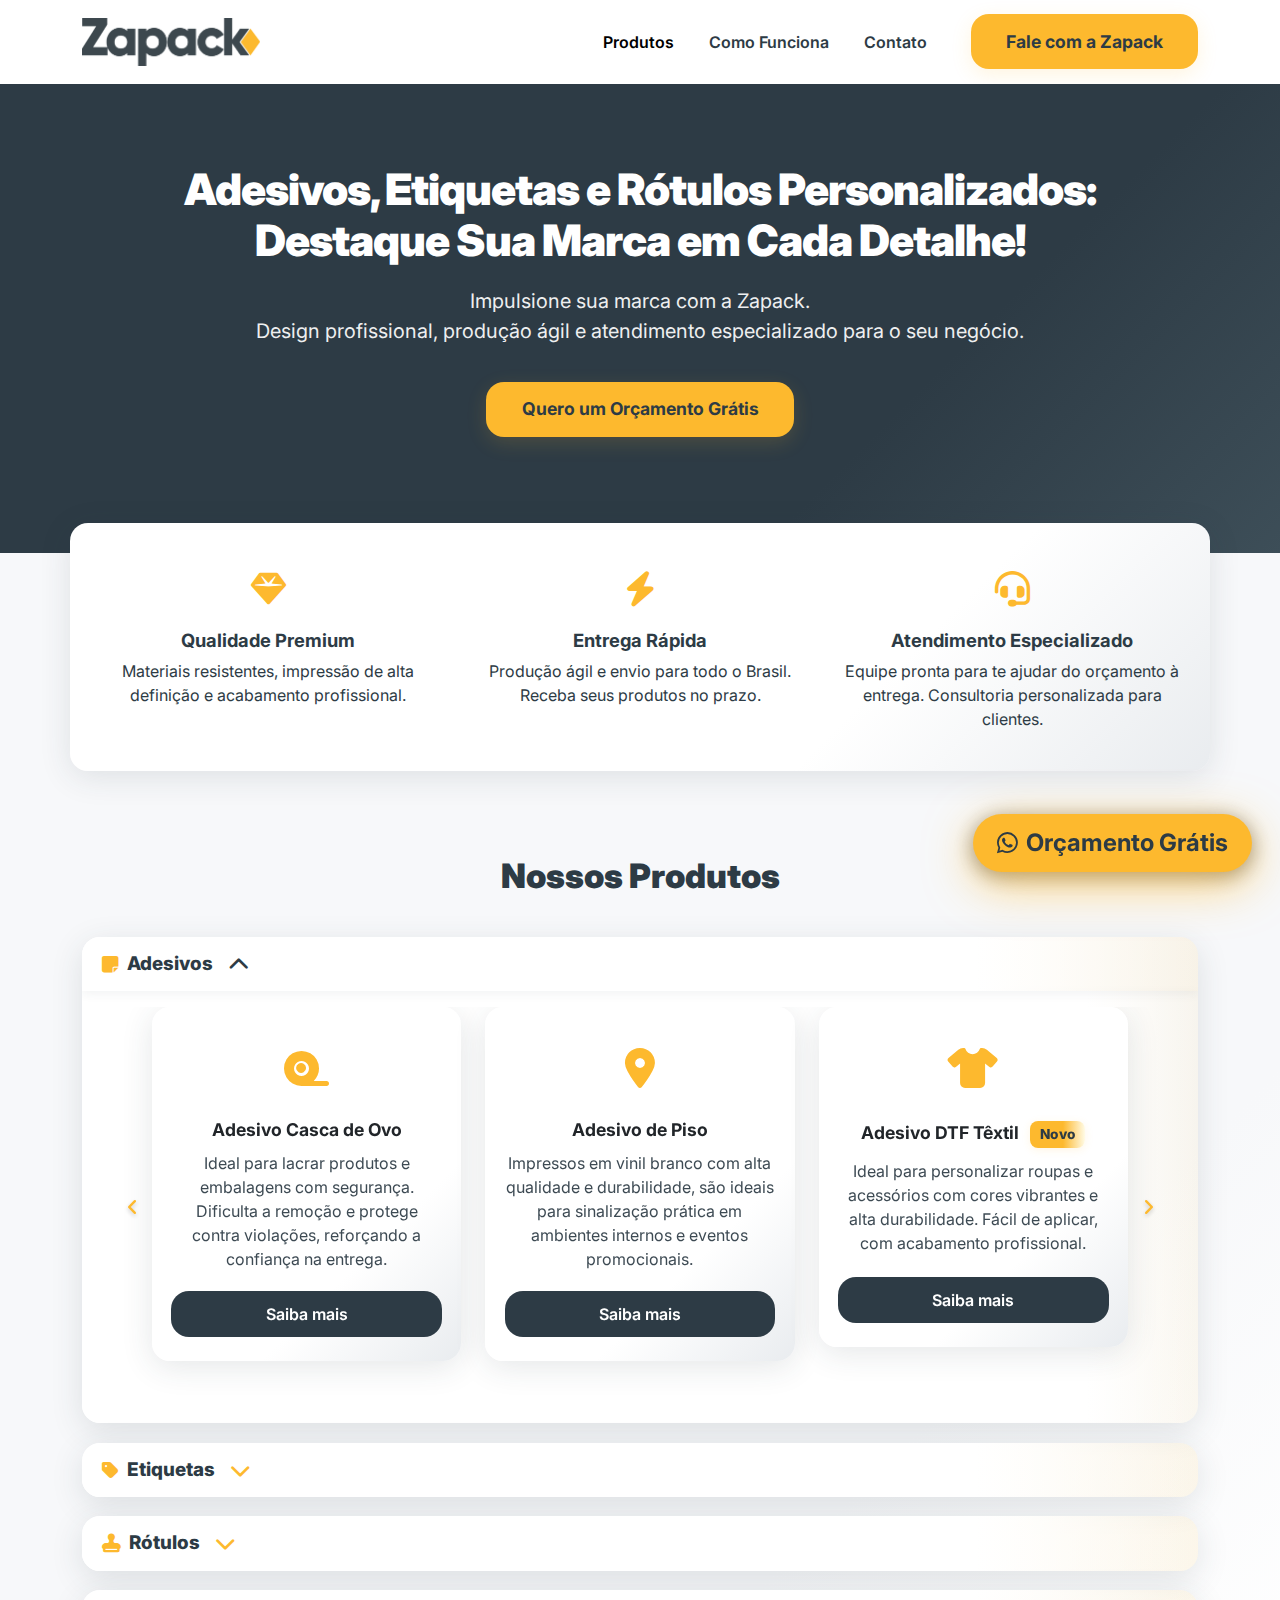
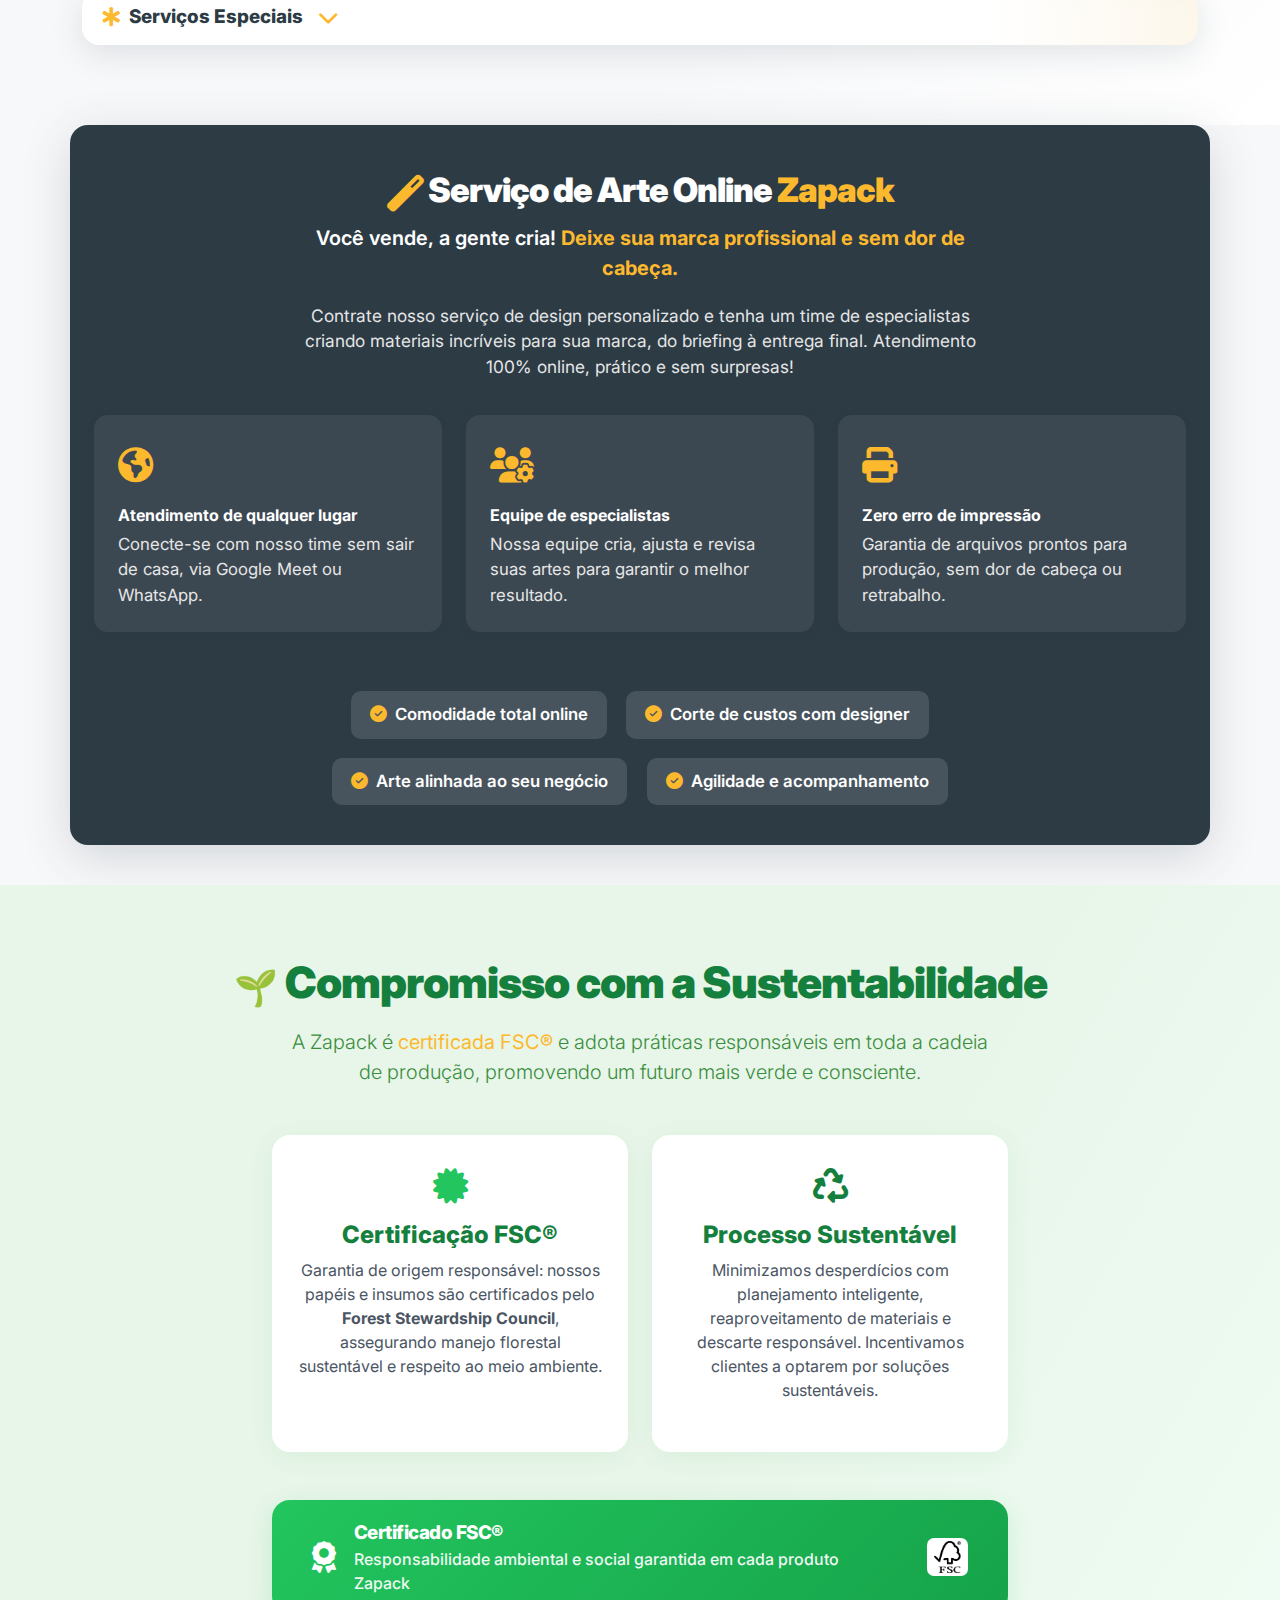
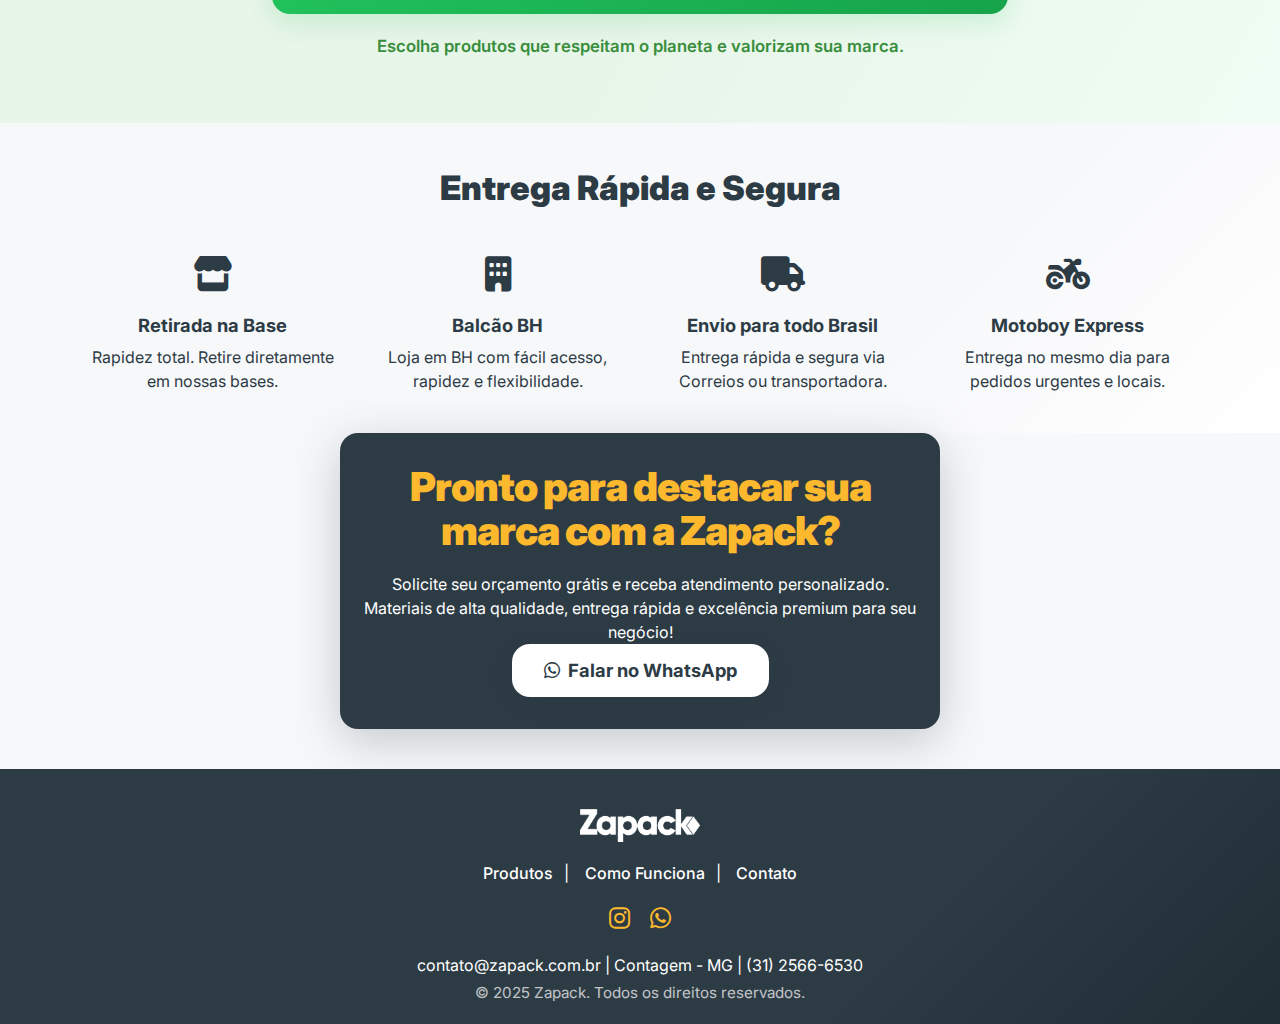
<file: index.html>
<!DOCTYPE html>
<html lang="pt-BR">
<head>
  <!-- Google Tag Manager -->
  <script>(function(w,d,s,l,i){w[l]=w[l]||[];w[l].push({'gtm.start':
  new Date().getTime(),event:'gtm.js'});var f=d.getElementsByTagName(s)[0],
  j=d.createElement(s),dl=l!='dataLayer'?'&l='+l:'';j.async=true;j.src=
  'https://www.googletagmanager.com/gtm.js?id='+i+dl;f.parentNode.insertBefore(j,f);
  })(window,document,'script','dataLayer','GTM-KPB77NRD');</script>
  <!-- End Google Tag Manager -->
  <meta charset="UTF-8">
  <meta name="viewport" content="width=device-width, initial-scale=1.0">
  <title>Zapack - Adesivos, Etiquetas e Rótulos Personalizados</title>
  <meta name="description" content="Adesivos, etiquetas e rótulos personalizados de alta qualidade. Design profissional, entrega rápida e atendimento premium Zapack.">
  
  <!-- Meta Tags Sociais -->
  <meta property="og:title" content="Zapack - Adesivos Personalizados de Alta Qualidade">
  <meta property="og:description" content="Design profissional, entrega rápida e atendimento premium. Destaque sua marca com produtos gráficos profissionais.">
  <meta property="og:image" content="assets/images/ZAPACK LOGO ORIGINAL.png">
  <meta property="og:url" content="https://zapack.com.br">
  <meta property="og:type" content="website">
  
  <meta name="twitter:card" content="summary_large_image">
  <meta name="twitter:title" content="Zapack - Adesivos Personalizados">
  <meta name="twitter:description" content="Design profissional, entrega rápida e atendimento premium para sua marca.">
  
  <!-- Schema Markup -->
  <script type="application/ld+json">
  {
    "@context": "https://schema.org",
    "@type": "LocalBusiness",
    "name": "Zapack",
    "description": "Adesivos, etiquetas e rótulos personalizados de alta qualidade",
    "url": "https://zapack.com.br",
    "telephone": "+55-31-99999-9999",
    "address": {
      "@type": "PostalAddress",
      "addressLocality": "Belo Horizonte",
      "addressRegion": "MG",
      "addressCountry": "BR"
    },
    "openingHours": "Mo-Fr 08:00-18:00",
    "priceRange": "$$"
  }
  </script>
  
  <link rel="icon" type="image/x-icon" href="assets/images/Ativo-1.ico">
  <link rel="preload" href="https://fonts.googleapis.com/css2?family=Inter:wght@400;600;700;900&display=swap" as="style">
  <link href="https://cdn.jsdelivr.net/npm/bootstrap@5.3.2/dist/css/bootstrap.min.css" rel="stylesheet">
  <link rel="stylesheet" href="https://cdnjs.cloudflare.com/ajax/libs/font-awesome/6.4.0/css/all.min.css">
  <link href="https://fonts.googleapis.com/css2?family=Inter:wght@400;600;700;900&display=swap" rel="stylesheet">
  <style>
    :root {
      --primary: #2D3B45;
      --primary-dark: #1f2d35;
      --primary-light: #3d4e58;
      --accent: #FDB92E;
      --accent-dark: #e6a426;
      --bg-light: #f7f8fa;
      --text: #2D3B45;
      --radius: 18px;
      --shadow: 0 6px 32px rgba(45,59,69,0.12);
    }
    html { scroll-behavior: smooth; }
    body {
      font-family: 'Inter', sans-serif;
      color: var(--text);
      background: var(--bg-light);
      margin: 0;
      padding: 0;
    }
    .navbar {
      background: #fff;
      box-shadow: 0 6px 32px rgba(45,59,69,0.12);
      padding: 0.8rem 0;
    }
    .navbar-brand img { height: 48px; width: auto; }
    .nav-link { color: var(--primary); font-weight: 600; margin-right: 1.2rem; }
    .nav-link.active, .nav-link:hover { color: var(--accent); }    .btn-main {
      background: var(--accent);
      color: var(--primary);
      font-weight: 700;
      border-radius: var(--radius);
      padding: 0.9rem 2.2rem;
      font-size: 1.1rem;
      border: none;
      box-shadow: 0 6px 20px rgba(253,185,46,0.15);
      transition: background 0.2s, color 0.2s;
    }
    .btn-main:hover { background: var(--accent-dark); color: #fff; }
    .hero {
      background: linear-gradient(135deg, var(--primary) 70%, var(--primary-light) 100%);
      color: #fff;
      padding: 80px 0 60px 0;
      text-align: center;
      position: relative;
      overflow: hidden;
    }
    .hero-logo {
      max-width: 180px;
      margin-bottom: 1.5rem;
    }
    .hero-title {
      font-size: 2.7rem;
      font-weight: 900;
      margin-bottom: 1.2rem;
      letter-spacing: -1px;
    }
    .hero-desc {
      font-size: 1.25rem;
      margin-bottom: 2.2rem;
      color: #fff;
      opacity: 0.92;
    }
    .hero .btn-main {
      margin-bottom: 3.5rem;
    }
    .benefits {
      background: linear-gradient(135deg, #fff 70%, #e9ecef 100%);
      border-radius: var(--radius);
      box-shadow: var(--shadow);
      padding: 2.5rem 1.5rem;
      margin-top: -30px;
      margin-bottom: 2.5rem;
      position: relative;
      z-index: 2;
    }
    .benefit-icon {
      color: var(--accent);
      font-size: 2.2rem;
      margin-bottom: 0.7rem;
    }
    .benefit-title {
      font-size: 1.15rem;
      font-weight: 700;
      margin-bottom: 0.3rem;
    }
    .section-title {
      font-size: 2.1rem;
      font-weight: 900;
      color: var(--primary);
      margin-bottom: 2.2rem;
      text-align: center;
    }
    .products {
      padding: 2.5rem 0 2rem 0;
    }
    .product-card {
      background: linear-gradient(135deg, #fff 70%, #e9ecef 100%);
      border-radius: var(--radius);
      box-shadow: var(--shadow);
      padding: 2rem 1.2rem 1.5rem 1.2rem;
      text-align: center;
      margin-bottom: 2rem;
      transition: transform 0.18s, box-shadow 0.18s;
      min-height: 340px;
      display: flex;
      flex-direction: column;
      justify-content: space-between;
    }    .product-card:hover {
      transform: translateY(-8px) scale(1.03);
      box-shadow: 0 16px 48px rgba(253,185,46,0.22);
    }
    .product-icon {
      color: var(--accent);
      font-size: 2.5rem;
      margin-bottom: 1.1rem;
    }
    .product-title {
      font-size: 1.1rem;
      font-weight: 700;
      margin-bottom: 0.5rem;
    }
    .product-desc {
      font-size: 1rem;
      color: #4a5862;
      margin-bottom: 1.2rem;
    }
    .btn-product {
      background: var(--primary);
      color: #fff;
      border-radius: var(--radius);
      font-weight: 600;
      padding: 0.7rem 1.2rem;
      border: none;
      transition: background 0.2s;
    }
    .btn-product:hover { background: var(--accent); color: var(--primary); }
    .section-bg {
      background: linear-gradient(135deg, #f7f8fa 70%, #fff 100%);
      padding: 2.5rem 0;
    }
    .how-section {
      background: linear-gradient(135deg, var(--primary) 70%, var(--primary-light) 100%);
      border-radius: var(--radius);
      box-shadow: var(--shadow);
      padding: 2.5rem 1.5rem;
      margin-bottom: 2.5rem;
    }
    .how-icon {
      color: var(--primary);
      font-size: 2.2rem;
      margin-bottom: 0.7rem;
    }    .cta-section {
      background: #2D3B45 !important;
      color: #fff;
      border-radius: var(--radius);
      box-shadow: 0 12px 48px rgba(45,59,69,0.25);
      padding: 2rem 1.2rem 2rem 1.2rem;
      text-align: center;
      margin-bottom: 2.5rem;
      display: flex;
      flex-direction: column;
      align-items: center;
      justify-content: center;
      max-width: 600px;
      margin-left: auto;
      margin-right: auto;
    }    .cta-section .cta-title {
      color: #FDB92E !important;
      font-size: 2.5rem;
      font-weight: 900;
      letter-spacing: -1px;
      line-height: 1.1;
      margin-bottom: 1.2rem;
      text-shadow: none !important;
    }
    .cta-section .cta-desc {
      color: #fff;
    }
    .cta-section .btn-main {
      background: #fff;
      color: #2D3B45;
      border: none;
      box-shadow: 0 6px 20px rgba(45,59,69,0.15);
      margin-top: 0;
      font-size: 1.15rem;
      font-weight: 700;
      padding: 0.8rem 2rem;
      border-radius: var(--radius);
      transition: background 0.2s, color 0.2s;
    }
    .cta-section .btn-main:hover {
      background: var(--accent);
      color: #2D3B45;
    }
    .footer {
      background: linear-gradient(135deg, var(--primary) 70%, var(--primary-dark) 100%);
      color: #fff;
      padding: 2.5rem 0 1.2rem 0;
      text-align: center;
    }
    .footer-logo {
      max-width: 120px;
      margin-bottom: 1.2rem;
    }
    .footer-links a {
      color: #fff;
      margin: 0 0.7rem;
      font-weight: 500;
      text-decoration: none;
      transition: color 0.2s;
    }
    .footer-links a:hover { color: var(--accent); }
    .footer-social {
      margin-bottom: 1.5rem;
    }
    .footer-social a {
      color: var(--accent);
      font-size: 1.5rem;
      margin: 0 0.5rem;
      transition: color 0.2s;
    }
    .footer-social a:hover { color: #fff; }
    .footer-contact {
      color: #fff;
      font-size: 1rem;
      margin-bottom: 0.3rem;
    }    .whatsapp-float {
      position: fixed;
      bottom: 28px;
      right: 28px;
      background: var(--accent);
      color: var(--primary);
      border-radius: 50px;
      box-shadow: 0 12px 48px rgba(253,185,46,0.65), 0 4px 20px rgba(0,0,0,0.45);
      font-size: 1.5rem;
      font-weight: 700;
      padding: 0.7rem 1.5rem;
      display: flex;
      align-items: center;
      z-index: 999;
      transition: background 0.2s, color 0.2s, box-shadow 0.2s;
      text-decoration: none;
      animation: pulseZap 1.6s infinite;
    }    .whatsapp-float:hover { background: var(--primary); color: #fff; }
    @keyframes pulseZap {
      0% { box-shadow: 0 0 0 0 rgba(253,185,46,0.45); }
      70% { box-shadow: 0 0 0 16px rgba(253,185,46,0.05); }
      100% { box-shadow: 0 0 0 0 rgba(253,185,46,0.45); }
    }
    @media (max-width: 991px) {
      .hero-title { font-size: 2.1rem; }
      .section-title { font-size: 1.5rem; }
      .cta-title { font-size: 1.5rem; }
      .cta-desc { font-size: 1.05rem; }
    }    @media (max-width: 767px) {
      .benefits, .how-section, .cta-section { padding: 1.2rem 1.5rem; }
      .container { padding-left: 1.5rem; padding-right: 1.5rem; }
      .products { padding: 2.5rem 0.5rem 2rem 0.5rem; }
      .section-bg { padding: 2.5rem 0.5rem; }
      .product-card { padding: 1.2rem 0.7rem; margin-bottom: 1.5rem; }
      .col-md-4 { margin-bottom: 1rem; padding: 0 0.8rem; }
      .footer { padding: 1.5rem 1.2rem 0.7rem 1.2rem; }
      .footer-logo { max-width: 90px; }
      .whatsapp-float { font-size: 1.1rem; padding: 0.5rem 1rem; }
      .cta-title { font-size: 1.1rem; }
      .cta-desc { font-size: 0.98rem; }
      .section-mobile-padding { padding-left: 1.2rem !important; padding-right: 1.2rem !important; }
      
      /* Accordion no mobile com mais espaço */
      .premium-accordion { margin-left: -0.5rem; margin-right: -0.5rem; }
      .accordion-body { padding: 1rem 0.5rem; }
    }
    /* Accordion Premium Melhorado */
    .premium-accordion .accordion-item {
      border: none;
      border-radius: var(--radius);
      margin-bottom: 1.2rem;
      overflow: hidden;
      box-shadow: 0 8px 32px rgba(45,59,69,0.13);
      background: linear-gradient(90deg, #fff 80%, #FDB92E08 100%);
      transition: box-shadow 0.25s;
    }
    .premium-accordion .accordion-item:focus-within,
    .premium-accordion .accordion-item:hover {
      box-shadow: 0 16px 48px rgba(253,185,46,0.18);
    }
    .premium-accordion .accordion-button {
      position: relative;
      font-weight: 800;
      font-size: 1.18rem;
      color: var(--primary);
      background: linear-gradient(90deg,#fff 80%,#FDB92E10 100%);
      box-shadow: 0 2px 12px rgba(45,59,69,0.07);
      border: none;
      outline: none;
      border-radius: var(--radius) var(--radius) 0 0;
      transition: background 0.18s, color 0.18s, box-shadow 0.18s;
      padding-right: 2.5rem;
    }
    .premium-accordion .accordion-button::after {
      background-image: none !important;
      /* Remove o conteúdo padrão do Bootstrap */
      content: '';
    }
    /* Adiciona a seta customizada FontAwesome manualmente dentro do botão */
    .premium-accordion .accordion-button .fa-chevron-down {
      display: inline-block;
      margin-left: 0.7em;
      font-size: 1.1em;
      color: var(--accent);
      transition: transform 0.25s cubic-bezier(.4,2,.6,1), color 0.18s;
    }
    .premium-accordion .accordion-button:not(.collapsed) .fa-chevron-down {
      transform: rotate(180deg);
      color: var(--primary);
    }
    .premium-accordion .accordion-button:focus {
      box-shadow: 0 0 0 2px var(--accent);
      outline: none;
    }
    .premium-accordion .accordion-body {
      background: linear-gradient(90deg, #fff 90%, #FDB92E08 100%);
      border-radius: 0 0 var(--radius) var(--radius);
      box-shadow: 0 2px 12px rgba(45,59,69,0.04);
      transition: background 0.18s;
      animation: fadeAccordion 0.5s;
    }
    @keyframes fadeAccordion {
      from { opacity: 0; transform: translateY(16px); }
      to { opacity: 1; transform: none; }
    }
    /* Microanimação nos botões */
    .btn-product, .btn-main {
      transition: background 0.18s, color 0.18s, box-shadow 0.18s, transform 0.18s;
    }
    .btn-product:hover, .btn-main:hover {
      box-shadow: 0 8px 32px rgba(253,185,46,0.18);
      transform: translateY(-2px) scale(1.04);
    }
    /* Badge de destaque */
    .badge-novo {
      display: inline-block;
      background: linear-gradient(90deg, var(--accent) 60%, #fffbe6 100%);
      color: var(--primary);
      font-size: 0.85rem;
      font-weight: 800;
      border-radius: 8px;
      padding: 0.25em 0.7em;
      margin-left: 0.5em;
      box-shadow: 0 2px 8px rgba(253,185,46,0.13);
      vertical-align: middle;
      letter-spacing: 0.5px;
    }
    /* WhatsApp flutuante animado */
    .whatsapp-float {
      animation: pulseZap 1.6s infinite;
    }
    @keyframes pulseZap {
      0% { box-shadow: 0 0 0 0 rgba(253,185,46,0.28); }
      70% { box-shadow: 0 0 0 16px rgba(253,185,46,0.01); }
      100% { box-shadow: 0 0 0 0 rgba(253,185,46,0.28); }
    }    /* Contraste texto cards */
    .product-desc {
      color: #2D3B45;
      opacity: 0.92;
    }
    /* Acessibilidade: foco visível */
    .accordion-button:focus-visible, .btn:focus-visible {
      outline: 2px solid var(--accent);
      outline-offset: 2px;
    }
      /* Seção de Depoimentos - Premium */
    .testimonials-section {
      padding: 4rem 0;
      background: linear-gradient(135deg, #f8f9fa 0%, #e9ecef 100%);
      position: relative;
      overflow: hidden;
    }
    .testimonials-section::before {
      content: '';
      position: absolute;
      top: 0;
      left: 0;
      right: 0;
      bottom: 0;
      background: 
        radial-gradient(circle at 20% 80%, rgba(253,185,46,0.05) 0%, transparent 50%),
        radial-gradient(circle at 80% 20%, rgba(0,211,85,0.05) 0%, transparent 50%);
      pointer-events: none;
    }
    
    .testimonial-card {
      background: linear-gradient(135deg, #ffffff 0%, #f8f9fa 100%);
      border-radius: 16px;
      box-shadow: 
        0 8px 32px rgba(0,0,0,0.08),
        0 2px 8px rgba(0,0,0,0.04);
      padding: 2.5rem 2rem;
      text-align: center;
      height: 320px;
      min-height: 320px;
      max-height: 320px;
      display: flex;
      flex-direction: column;
      justify-content: space-between;
      transition: all 0.5s cubic-bezier(0.23, 1, 0.32, 1);
      position: relative;
      overflow: hidden;
      border: 1px solid rgba(253,185,46,0.1);
      backdrop-filter: blur(10px);
    }
    
    /* Efeito shimmer premium */
    .testimonial-card::before {
      content: '';
      position: absolute;
      top: 0;
      left: -100%;
      width: 100%;
      height: 100%;
      background: linear-gradient(
        90deg, 
        transparent, 
        rgba(253,185,46,0.2) 20%, 
        rgba(255,255,255,0.5) 50%, 
        rgba(253,185,46,0.2) 80%, 
        transparent
      );
      transition: left 1.2s cubic-bezier(0.23, 1, 0.32, 1);
      z-index: 1;
    }
    
    /* Hover effects premium */
    .testimonial-card:hover {
      transform: translateY(-15px) scale(1.05);
      box-shadow: 
        0 28px 90px rgba(253,185,46,0.2),
        0 12px 40px rgba(0,0,0,0.15);
      border-color: rgba(253,185,46,0.4);
    }
    
    .testimonial-card:hover::before {
      left: 100%;
    }
    
    /* Elementos internos do card premium */
    .testimonial-quote {
      font-size: 5rem;
      color: var(--accent);
      opacity: 0.15;
      position: absolute;
      top: 15px;
      left: 20px;
      font-family: 'Georgia', serif;
      font-weight: bold;
      line-height: 1;
      z-index: 0;
      transition: all 0.3s ease;
    }
    
    .testimonial-card:hover .testimonial-quote {
      opacity: 0.25;
      transform: scale(1.1);
    }
    
    .testimonial-stars {
      position: relative;
      z-index: 2;
      color: var(--accent);
      font-size: 1.4rem;
      margin-bottom: 1.5rem;
      filter: drop-shadow(0 2px 6px rgba(253,185,46,0.4));
      transition: all 0.3s ease;
    }
    
    .testimonial-card:hover .testimonial-stars {
      animation: starGlow 1.5s ease-in-out infinite;
    }
    
    @keyframes starGlow {
      0%, 100% { 
        transform: scale(1);
        filter: drop-shadow(0 2px 6px rgba(253,185,46,0.4));
      }
      50% { 
        transform: scale(1.1);
        filter: drop-shadow(0 4px 12px rgba(253,185,46,0.6));
      }
    }
    
    .testimonial-text {
      position: relative;
      z-index: 2;
      font-size: 1.15rem;
      line-height: 1.7;
      color: var(--text);
      margin-bottom: 2rem;
      font-style: italic;
      font-weight: 500;
      flex-grow: 1;
      display: flex;
      align-items: center;
      text-align: center;
    }
    
    .testimonial-author {
      position: relative;
      z-index: 2;
      display: flex;
      align-items: center;
      justify-content: center;
      gap: 1rem;
    }
    
    .author-avatar {
      color: var(--accent);
      font-size: 2.5rem;
      opacity: 0.8;
      transition: all 0.3s ease;
    }
    
    .testimonial-card:hover .author-avatar {
      opacity: 1;
      transform: scale(1.1);
    }
    
    .author-info {
      text-align: left;
    }
    
    .author-name {
      font-weight: 700;
      color: var(--primary);
      font-size: 1.1rem;
      margin-bottom: 0.2rem;
      transition: color 0.3s ease;
    }
    
    .author-company {
      color: var(--accent);
      font-weight: 600;
      font-size: 0.9rem;
      opacity: 0.9;
      margin-bottom: 0.1rem;
    }
    
    .author-location {
      color: #6b7280;
      font-size: 0.85rem;
      opacity: 0.7;
      font-style: italic;
    }
    
    /* Controles premium específicos para testimonials */
    .testimonial-control {
      width: 55px;
      height: 55px;
      border-radius: 50%;
      background: linear-gradient(135deg, rgba(253,185,46,0.95) 0%, rgba(253,185,46,1) 100%);
      backdrop-filter: blur(20px);
      border: 3px solid rgba(255,255,255,0.4);
      box-shadow: 
        0 12px 40px rgba(253,185,46,0.4),
        inset 0 2px 0 rgba(255,255,255,0.5);
      color: var(--primary);
      transition: all 0.4s cubic-bezier(0.23, 1, 0.32, 1);
      z-index: 4;
      display: flex;
      align-items: center;
      justify-content: center;
    }
    
    .testimonial-control:hover {
      background: linear-gradient(135deg, var(--accent) 0%, #e6a532 100%);
      transform: translateY(-3px) scale(1.1);
      box-shadow: 
        0 16px 50px rgba(253,185,46,0.6),
        inset 0 2px 0 rgba(255,255,255,0.6);
      border-color: rgba(255,255,255,0.6);
    }
    
    .testimonial-control i {
      font-size: 1.2rem;
      font-weight: 900;
    }
    
    /* Indicadores premium para testimonials */
    .testimonial-indicators {
      bottom: -60px;
      gap: 15px;
      justify-content: center;
    }
    
    .testimonial-indicators button {
      width: 16px;
      height: 16px;
      border-radius: 50%;
      background-color: rgba(253,185,46,0.3);
      border: 3px solid rgba(253,185,46,0.5);
      margin: 0;
      opacity: 1;
      transition: all 0.4s cubic-bezier(0.23, 1, 0.32, 1);
      position: relative;
      overflow: hidden;
    }
    
    .testimonial-indicators button::before {
      content: '';
      position: absolute;
      top: 50%;
      left: 50%;
      width: 0;
      height: 0;
      background: var(--accent);
      border-radius: 50%;
      transition: all 0.4s cubic-bezier(0.23, 1, 0.32, 1);
      transform: translate(-50%, -50%);
    }
    
    .testimonial-indicators button.active {
      background-color: var(--accent);
      border-color: var(--accent);
      transform: scale(1.4);
      box-shadow: 
        0 6px 20px rgba(253,185,46,0.5),
        0 0 0 6px rgba(253,185,46,0.2);
    }
    
    .testimonial-indicators button.active::before {
      width: 8px;
      height: 8px;
      background: rgba(255,255,255,0.9);
    }
    
    /* CTA dos testimonials */
    .testimonials-cta {
      background: linear-gradient(135deg, rgba(253,185,46,0.1) 0%, rgba(0,211,85,0.05) 100%);
      border-radius: 20px;
      padding: 2.5rem 2rem;
      border: 2px solid rgba(253,185,46,0.2);
      backdrop-filter: blur(10px);
      transition: all 0.3s ease;
    }
    
    .testimonials-cta:hover {
      border-color: rgba(253,185,46,0.4);
      background: linear-gradient(135deg, rgba(253,185,46,0.15) 0%, rgba(0,211,85,0.08) 100%);
      transform: translateY(-2px);
    }
    
    /* Melhorias responsivas para testimonials premium */
    @media (max-width: 768px) {
      .testimonial-card-premium {
        height: 300px;
        min-height: 300px;
        max-height: 300px;
        padding: 2rem 1.5rem;
      }
      
      .testimonial-quote {
        font-size: 4rem;
        top: 10px;
        left: 15px;
      }
      
      .testimonial-text {
        font-size: 1.05rem;
        line-height: 1.6;
        margin-bottom: 1.5rem;
      }
      
      .testimonial-control {
        width: 45px;
        height: 45px;
      }
      
      .testimonial-control i {
        font-size: 1rem;
      }
      
      .testimonials-cta {
        padding: 2rem 1.5rem;
      }
      
      .author-avatar {
        font-size: 2rem;
      }
    }
    
    @media (max-width: 480px) {
      .testimonial-card-premium {
        height: 280px;
        min-height: 280px;
        max-height: 280px;
        padding: 1.8rem 1.3rem;
      }
      
      .testimonial-stars {
        font-size: 1.2rem;
        margin-bottom: 1.2rem;
      }
      
      .testimonial-text {
        font-size: 1rem;
      }
      
      .author-info {
        text-align: center;
      }
    }
    
    /* Animação de entrada premium para testimonials */
    .testimonial-card-premium {
      opacity: 0;
      transform: translateY(40px) scale(0.95);
      animation: testimonialFadeIn 0.8s cubic-bezier(0.23, 1, 0.32, 1) 0.3s forwards;
    }
    
    @keyframes testimonialFadeIn {
      to {
        opacity: 1;
        transform: translateY(0) scale(1);
      }
    }
    
    /* Variações de delay para entrada escalonada */
    .testimonial-card-premium:nth-child(1) {
      animation-delay: 0.1s;
    }
    
    .testimonial-card-premium:nth-child(2) {
      animation-delay: 0.3s;
    }
    
    .testimonial-card-premium:nth-child(3) {
      animation-delay: 0.5s;
    }
    
    /* Efeito de foco para acessibilidade */
    .testimonial-control:focus-visible {
      outline: 3px solid rgba(253,185,46,0.6);
      outline-offset: 2px;
    }
    
    .testimonial-indicators button:focus-visible {
      outline: 2px solid rgba(253,185,46,0.8);
      outline-offset: 2px;
    }

    /* Responsividade mobile para depoimentos */
    @media (max-width: 768px) {
      .testimonials-section {
        padding: 3rem 0;
      }
      
      #testimonialCarousel .carousel-inner {
        padding: 0 60px; /* Mais espaço para os botões */
        min-height: 320px;
      }
      
      #testimonialCarousel .carousel-item {
        min-height: 320px;
      }
      
      #testimonialCarousel .testimonial-card {
        max-width: 300px;
        height: 280px;
        min-height: 280px;
        max-height: 280px;
        padding: 1.8rem 1.5rem;
      }
      
      #testimonialCarousel .carousel-control-prev,
      #testimonialCarousel .carousel-control-next {
        width: 40px;
        height: 40px;
        /* Posicionamento mobile corrigido */
        left: 10px;
        right: 10px;
      }
      
      #testimonialCarousel .carousel-control-prev {
        left: 10px;
        right: auto;
      }
      #testimonialCarousel .carousel-control-next {
        right: 10px;
        left: auto;
      }
      
      .testimonial-text {
        font-size: 1rem;
        line-height: 1.5;
        margin-bottom: 1.5rem;
      }
      
      .testimonial-text::before {
        font-size: 3rem;
        top: -10px;
        left: -10px;
      }
      
      .author-name {
        font-size: 1.05rem;
      }
      
      .author-company {
        font-size: 0.9rem;
      }
        .testimonial-stars {
        font-size: 1.1rem;
        margin-bottom: 1rem;
      }
    }
    
    /* Ajuste extra para telas muito pequenas */
    @media (max-width: 480px) {
      #testimonialCarousel .carousel-inner {
        padding: 0 50px; /* Ainda mais espaço */
      }
      
      #testimonialCarousel .carousel-control-prev,
      #testimonialCarousel .carousel-control-next {
        width: 35px;
        height: 35px;
      }
      
      #testimonialCarousel .carousel-control-prev {
        left: 8px;
      }
      #testimonialCarousel .carousel-control-next {
        right: 8px;
      }
    }
    
    /* FAQ Section */
    .faq-section {
      padding: 3rem 0;
      background: linear-gradient(135deg, #fff 70%, #f7f8fa 100%);
    }
    .faq-accordion .accordion-item {
      border: none;
      border-radius: var(--radius);
      margin-bottom: 1rem;
      box-shadow: 0 4px 20px rgba(45,59,69,0.08);
      overflow: hidden;
    }
    .faq-accordion .accordion-button {
      background: linear-gradient(135deg, #fff 70%, #f7f8fa 100%);
      border: none;
      font-weight: 600;
      font-size: 1.1rem;
      color: var(--primary);
      padding: 1.2rem 1.5rem;
    }
    .faq-accordion .accordion-button:not(.collapsed) {
      background: var(--accent);
      color: var(--primary);
      box-shadow: none;
    }
    .faq-accordion .accordion-body {
      background: #fff;
      border-top: 2px solid var(--accent);
      font-size: 1.05rem;
      line-height: 1.6;
    }    /* Carrossel de Depoimentos Mobile - Premium */
    #testimonialCarousel {
      position: relative;
      overflow: hidden;
      margin-top: 1rem;
    }
    
    #testimonialCarousel .carousel-inner {
      padding: 0 20px;
      min-height: 380px;
    }
    
    #testimonialCarousel .carousel-item {
      min-height: 380px;
      display: flex;
      align-items: center;
      transition: transform 0.8s cubic-bezier(0.23, 1, 0.32, 1);
    }
    
    #testimonialCarousel .testimonial-card {
      margin: 0 auto;
      max-width: 340px;
      height: 320px;
      min-height: 320px;
      max-height: 320px;
      transform: scale(0.92);
      opacity: 0.6;
      transition: all 0.8s cubic-bezier(0.23, 1, 0.32, 1);
      filter: blur(1px);
    }
    
    /* Card ativo no centro - melhorado */
    #testimonialCarousel .carousel-item.active .testimonial-card {
      transform: scale(1);
      opacity: 1;
      filter: blur(0px);
      z-index: 2;
    }
      /* Controles premium com glassmorphism - Posicionamento corrigido */
    #testimonialCarousel .carousel-control-prev,
    #testimonialCarousel .carousel-control-next {
      width: 50px;
      height: 50px;
      border-radius: 50%;
      background: rgba(253,185,46,0.9);
      backdrop-filter: blur(15px);
      border: 2px solid rgba(255,255,255,0.3);
      box-shadow: 
        0 8px 32px rgba(253,185,46,0.3),
        inset 0 1px 0 rgba(255,255,255,0.4);
      top: 50%;
      transform: translateY(-50%);
      opacity: 1;
      transition: all 0.4s cubic-bezier(0.23, 1, 0.32, 1);
      z-index: 3;
      margin: 0;
      /* Posicionamento corrigido para não cortar */
      overflow: visible;
    }
    
    #testimonialCarousel .carousel-control-prev {
      left: 5px;
    }
    #testimonialCarousel .carousel-control-next {
      right: 5px;
    }
    
    #testimonialCarousel .carousel-control-prev:hover,
    #testimonialCarousel .carousel-control-next:hover {
      background: rgba(253,185,46,1);
      transform: translateY(-50%) scale(1.15);
      box-shadow: 
        0 12px 40px rgba(253,185,46,0.5),
        inset 0 1px 0 rgba(255,255,255,0.6);
      border-color: rgba(255,255,255,0.5);
    }
    
    /* Ícones dos controles com animação */
    #testimonialCarousel .carousel-control-prev-icon,
    #testimonialCarousel .carousel-control-next-icon {
      width: 20px;
      height: 20px;
      background-image: none;
      position: relative;
      transition: transform 0.3s ease;
    }
    
    #testimonialCarousel .carousel-control-prev:hover .carousel-control-prev-icon,
    #testimonialCarousel .carousel-control-next:hover .carousel-control-next-icon {
      transform: scale(1.2);
    }
    
    #testimonialCarousel .carousel-control-prev-icon::before {
      content: '\f104';
      font-family: 'Font Awesome 6 Free';
      font-weight: 900;
      color: var(--primary);
      font-size: 18px;
      position: absolute;
      top: 50%;
      left: 50%;
      transform: translate(-50%, -50%);
    }
    
    #testimonialCarousel .carousel-control-next-icon::before {
      content: '\f105';
      font-family: 'Font Awesome 6 Free';
      font-weight: 900;
      color: var(--primary);
      font-size: 18px;
      position: absolute;
      top: 50%;
      left: 50%;
      transform: translate(-50%, -50%);
    }
    
    /* Indicadores premium */
    #testimonialCarousel .carousel-indicators {
      bottom: -50px;
      margin-bottom: 0;
      gap: 12px;
      justify-content: center;
    }
    
    #testimonialCarousel .carousel-indicators button {
      width: 14px;
      height: 14px;
      border-radius: 50%;
      background-color: rgba(253,185,46,0.25);
      border: 2px solid rgba(253,185,46,0.4);
      margin: 0;
      opacity: 1;
      transition: all 0.4s cubic-bezier(0.23, 1, 0.32, 1);
      position: relative;
      overflow: hidden;
    }
    
    #testimonialCarousel .carousel-indicators button::before {
      content: '';
      position: absolute;
      top: 50%;
      left: 50%;
      width: 0;
      height: 0;
      background: var(--accent);
      border-radius: 50%;
      transition: all 0.4s cubic-bezier(0.23, 1, 0.32, 1);
      transform: translate(-50%, -50%);
    }
    
    #testimonialCarousel .carousel-indicators button.active {
      background-color: var(--accent);
      border-color: var(--accent);
      transform: scale(1.3);
      box-shadow: 
        0 4px 16px rgba(253,185,46,0.4),
        0 0 0 4px rgba(253,185,46,0.2);
    }
    
    #testimonialCarousel .carousel-indicators button.active::before {
      width: 6px;
      height: 6px;
      background: rgba(255,255,255,0.8);
    }
    
    /* Carrossel de Produtos */
    .product-carousel {
      position: relative;
      overflow: hidden;
    }
    .product-carousel .carousel-inner {
      padding: 0 50px;
    }    .product-carousel .carousel-control-prev,
    .product-carousel .carousel-control-next {
      width: 40px;
      height: 40px;
      border-radius: 50%;
      background: transparent;
      border: none;
      top: 50%;
      transform: translateY(-50%);
      opacity: 1;
      box-shadow: none;
      transition: all 0.3s;
    }
    .product-carousel .carousel-control-prev {
      left: 10px;
    }
    .product-carousel .carousel-control-next {
      right: 10px;
    }    .product-carousel .carousel-control-prev:hover,
    .product-carousel .carousel-control-next:hover {
      background: transparent;
      box-shadow: none;
      transform: translateY(-50%) scale(1.2);
    }    .product-carousel .carousel-control-prev-icon,
    .product-carousel .carousel-control-next-icon {
      width: 20px;
      height: 20px;
      background-color: transparent;
      border-radius: 0;
    }    /* Ícones customizados para carrossel */
    .product-carousel .carousel-control-prev-icon::before {
      content: '\f104';
      font-family: 'Font Awesome 6 Free';
      font-weight: 900;
      color: var(--accent);
      font-size: 18px;
      position: absolute;
      top: 50%;
      left: 50%;
      transform: translate(-50%, -50%);
      text-shadow: 0 2px 4px rgba(0,0,0,0.2);
    }
    .product-carousel .carousel-control-next-icon::before {
      content: '\f105';
      font-family: 'Font Awesome 6 Free';
      font-weight: 900;
      color: var(--accent);
      font-size: 18px;
      position: absolute;
      top: 50%;
      left: 50%;
      transform: translate(-50%, -50%);
      text-shadow: 0 2px 4px rgba(0,0,0,0.2);
    }
    .product-carousel .carousel-control-prev-icon,
    .product-carousel .carousel-control-next-icon {
      background-image: none !important;
      position: relative;
    }
    .product-carousel .carousel-indicators {
      bottom: -30px;
      margin-bottom: 0;
    }
    .product-carousel .carousel-indicators button {
      width: 8px;
      height: 8px;
      border-radius: 50%;
      background-color: var(--accent);
      border: none;
      margin: 0 4px;
      opacity: 0.5;
    }
    .product-carousel .carousel-indicators button.active {
      opacity: 1;
      box-shadow: 0 2px 8px rgba(253,185,46,0.3);
    }    /* Carrossel responsivo para mobile */
    @media (max-width: 768px) {
      .product-carousel .carousel-inner {
        padding: 0 25px;
      }
      .product-carousel .carousel-control-prev,
      .product-carousel .carousel-control-next {
        width: 30px;
        height: 30px;
      }
      .product-carousel .carousel-control-prev {
        left: 2px;
      }
      .product-carousel .carousel-control-next {
        right: 2px;
      }      
      .product-carousel .carousel-control-prev-icon::before,
      .product-carousel .carousel-control-next-icon::before {
        font-size: 14px;
      }
      
      /* Indicadores mais próximos ao card */
      .product-carousel .carousel-indicators {
        bottom: -20px;
      }
      
      .product-carousel .carousel-indicators button {
        width: 6px;
        height: 6px;
        margin: 0 3px;
      }
      
      /* Força todos os carrosséis de produtos a serem horizontais no mobile */
      .product-carousel .carousel-item .row {
        flex-wrap: nowrap;
        overflow-x: auto;
        scroll-snap-type: x mandatory;
        -webkit-overflow-scrolling: touch;
      }
      
      .product-carousel .carousel-item .col-md-4 {
        flex: 0 0 85%;
        max-width: 85%;
        scroll-snap-align: center;
        margin-right: 15px;
      }
      
      .product-carousel .carousel-item .col-md-4:last-child {
        margin-right: 0;
      }
    }/* Auto-altura para slides do carrossel */
    .product-carousel .carousel-item {
      min-height: 400px;
    }
      /* Layout mobile - um produto por slide */
    @media (max-width: 768px) {
      .product-carousel .carousel-item {
        min-height: auto;
        padding: 10px 0;
      }
      
      /* No mobile, cada produto ocupa a largura total */
      .product-carousel .carousel-item .col-12 {
        padding: 0 10px;
      }
        /* Ajusta o card do produto para mobile - layout mais horizontal */
      .product-carousel .product-card {
        margin-bottom: 0;
        padding: 15px;
        min-height: 250px;
        max-height: 320px;
        display: flex;
        flex-direction: column;
        justify-content: space-between;
        text-align: left;
      }
      
      /* Layout horizontal para ícone e título */
      .product-carousel .product-card .product-icon {
        font-size: 1.8rem;
        margin-bottom: 0.5rem;
        text-align: center;
      }
      
      .product-carousel .product-card .product-title {
        font-size: 1rem;
        margin-bottom: 0.7rem;
        line-height: 1.2;
        text-align: center;
      }      /* Descrição mais compacta */
      .product-carousel .product-card .product-desc {
        font-size: 0.9rem;
        line-height: 1.5;
        margin-bottom: 1rem;
        text-align: left;
        flex-grow: 1;
      }
      
      /* Botão mais compacto */
      .product-carousel .product-card .btn-product {
        padding: 0.5rem 1rem;
        font-size: 0.9rem;
        align-self: center;
        margin-top: auto;
      }
      
      /* Centraliza o conteúdo no mobile */
      .product-carousel .carousel-item .row {
        margin: 0;
        justify-content: center;
      }
        /* Reduz padding do carrossel no mobile */
      .product-carousel .carousel-inner {
        padding: 0 25px;
      }
      
      /* Ajusta botões flutuantes no mobile */
      .whatsapp-float {
        bottom: 20px;
        right: 20px;
        font-size: 1rem;
        padding: 0.6rem 1rem;
      }
      .floating-quote-btn {
        bottom: 80px;
        right: 20px;
        font-size: 1rem;
        padding: 0.6rem 1rem;
      }
    }
    
    /* Botão Ultimate CTA dos Depoimentos */
    .btn-zap-ultimate {
      display: inline-flex;
      align-items: center;
      justify-content: center;
      background: linear-gradient(135deg, #25d366 0%, #128c7e 100%);
      color: #fff;
      border: none;
      border-radius: 16px;
      padding: 0.8rem 1.5rem;
      font-weight: 700;
      font-size: 1.1rem;
      text-decoration: none;
      box-shadow: 
        0 12px 40px rgba(37, 211, 102, 0.4),
        0 4px 16px rgba(0, 0, 0, 0.15);
      transition: all 0.3s cubic-bezier(0.23, 1, 0.32, 1);
      position: relative;
      overflow: hidden;
      min-height: 60px;
    }
    
    .btn-zap-ultimate:hover {
      background: linear-gradient(135deg, #128c7e 0%, #25d366 100%);
      color: #fff;
      transform: translateY(-3px) scale(1.05);
      box-shadow: 
        0 16px 50px rgba(37, 211, 102, 0.5),
        0 8px 24px rgba(0, 0, 0, 0.2);
    }
    
    .btn-zap-ultimate::before {
      content: '';
      position: absolute;
      top: 0;
      left: -100%;
      width: 100%;
      height: 100%;
      background: linear-gradient(
        90deg, 
        transparent, 
        rgba(255, 255, 255, 0.2), 
        transparent
      );
      transition: left 0.8s ease;
    }
    
    .btn-zap-ultimate:hover::before {
      left: 100%;
    }
    
    .zap-ultimate-content {
      display: flex;
      align-items: center;
      gap: 0.8rem;
      position: relative;
      z-index: 2;
    }
    
    .zap-ultimate-icon {
      font-size: 1.5rem;
      color: #fff;
      animation: zapPulse 2s infinite;
    }
    
    @keyframes zapPulse {
      0%, 100% { 
        transform: scale(1);
        filter: drop-shadow(0 0 0 rgba(255, 255, 255, 0.5));
      }
      50% { 
        transform: scale(1.1);
        filter: drop-shadow(0 0 8px rgba(255, 255, 255, 0.8));
      }
    }
    
    .zap-ultimate-text {
      display: flex;
      flex-direction: column;
      align-items: flex-start;
      line-height: 1.2;
    }
    
    .zap-ultimate-text .main-text {
      font-size: 1.1rem;
      font-weight: 700;
      margin-bottom: 0.1rem;
    }
    
    .zap-ultimate-text .sub-text {
      font-size: 0.85rem;
      font-weight: 500;
      opacity: 0.9;
      color: #e8f5e8;
    }
    
    .zap-ultimate-badge {
      background: #fff;
      color: #25d366;
      font-size: 0.75rem;
      font-weight: 800;
      padding: 0.25rem 0.6rem;
      border-radius: 12px;
      text-transform: uppercase;
      letter-spacing: 0.5px;
      box-shadow: 0 2px 8px rgba(0, 0, 0, 0.15);
    }
    
    /* Badges minimalistas para CTA */
    .market-leader-badge {
      background: rgba(253, 185, 46, 0.1);
      color: var(--accent);
      font-size: 0.85rem;
      font-weight: 600;
      padding: 0.4rem 0.8rem;
      border-radius: 20px;
      border: 1px solid rgba(253, 185, 46, 0.3);
      display: inline-flex;
      align-items: center;
    }
    
    .urgency-badge-minimal {
      background: rgba(34, 197, 94, 0.1);
      color: #16a34a;
      font-size: 0.85rem;
      font-weight: 600;
      padding: 0.4rem 0.8rem;
      border-radius: 20px;
      border: 1px solid rgba(34, 197, 94, 0.3);
      display: inline-flex;
      align-items: center;
    }
    
    .minimal-benefit {
      background: rgba(243, 244, 246, 0.8);
      color: #374151;
      font-size: 0.9rem;
      font-weight: 500;
      padding: 0.3rem 0.7rem;
      border-radius: 12px;
      display: inline-flex;
      align-items: center;
    }
    
    /* Centralização do depoimento */
    .minimal-testimonial .stars {
      display: flex;
      align-items: center;
      justify-content: center;
      gap: 0.3rem;
    }
    
    .minimal-testimonial .testimonial-text {
      text-align: center;
      font-style: italic;
      line-height: 1.6;
      color: #374151;
      margin: 0 auto;
      max-width: 400px;
    }
    
    .minimal-testimonial .testimonial-author {
      text-align: center;
      font-size: 0.9rem;
      color: #6b7280;
    }
    
    /* Responsividade mobile para botão ultimate */
    @media (max-width: 768px) {
      .btn-zap-ultimate {
        font-size: 1rem;
        padding: 0.7rem 1.2rem;
        min-height: 55px;
        max-width: 320px;
        margin: 0 auto;
      }
      
      .zap-ultimate-content {
        gap: 0.6rem;
      }
      
      .zap-ultimate-icon {
        font-size: 1.3rem;
      }
      
      .zap-ultimate-text .main-text {
        font-size: 1rem;
      }
      
      .zap-ultimate-text .sub-text {
        font-size: 0.8rem;
      }
      
      .zap-ultimate-badge {
        font-size: 0.7rem;
        padding: 0.2rem 0.5rem;
      }
      
      .market-leader-badge,
      .urgency-badge-minimal {
        font-size: 0.8rem;
        padding: 0.3rem 0.6rem;
      }
    }
  </style>
  <!-- Facebook Pixel removido: mantidos apenas GTM e GA4 -->
  <!-- GA4 agora será disparado apenas via GTM (container GTM-KPB77NRD). Snippet gtag.js removido para evitar duplicidade. -->
</head>
<body>
  <!-- Google Tag Manager (noscript) -->
  <!-- Container dedicado LP (substituído em 2025-08-22) -->
  <noscript><iframe src="https://www.googletagmanager.com/ns.html?id=GTM-KPB77NRD"
  height="0" width="0" style="display:none;visibility:hidden"></iframe></noscript>
  <!-- End Google Tag Manager (noscript) -->
  <!-- Navbar -->
  <nav class="navbar navbar-expand-lg">
    <div class="container">
      <a class="navbar-brand" href="#">
        <img src="assets/images/ZAPACK LOGO ORIGINAL.png" alt="Zapack logo">
      </a>
      <button class="navbar-toggler" type="button" data-bs-toggle="collapse" data-bs-target="#navbarNav">
        <span class="navbar-toggler-icon"></span>
      </button>
      <div class="collapse navbar-collapse justify-content-end" id="navbarNav">
        <ul class="navbar-nav mb-2 mb-lg-0">
          <li class="nav-item"><a class="nav-link active" href="#produtos">Produtos</a></li>
          <li class="nav-item"><a class="nav-link" href="#como-funciona">Como Funciona</a></li>
          <li class="nav-item"><a class="nav-link" href="#contato">Contato</a></li>
        </ul>
  <a href="https://wa.me/5531987443801" target="_blank" id="btn-whatsapp-nav" class="btn btn-main ms-lg-3 js-whatsapp" data-pos="nav">Fale com a Zapack</a>
      </div>
    </div>
  </nav>
  <!-- Hero -->
  <section class="hero">
    <div class="container">
      <h1 class="hero-title">Adesivos, Etiquetas e Rótulos Personalizados:<br>Destaque Sua Marca em Cada Detalhe!</h1>
      <div class="hero-desc">Impulsione sua marca com a Zapack.<br>Design profissional, produção ágil e atendimento especializado para o seu negócio.</div>
      <a href="#contato" class="btn btn-main">Quero um Orçamento Grátis</a>
    </div>
  </section>

  <!-- Benefícios -->
  <section class="benefits container">
    <div class="row text-center">
      <div class="col-md-4 mb-4 mb-md-0">
        <div class="benefit-icon"><i class="fas fa-gem"></i></div>
        <div class="benefit-title">Qualidade Premium</div>
        <div>Materiais resistentes, impressão de alta definição e acabamento profissional.</div>
      </div>
      <div class="col-md-4 mb-4 mb-md-0">
        <div class="benefit-icon"><i class="fas fa-bolt"></i></div>
        <div class="benefit-title">Entrega Rápida</div>
        <div>Produção ágil e envio para todo o Brasil. Receba seus produtos no prazo.</div>
      </div>
      <div class="col-md-4">
        <div class="benefit-icon"><i class="fas fa-headset"></i></div>        <div class="benefit-title">Atendimento Especializado</div>
        <div>Equipe pronta para te ajudar do orçamento à entrega. Consultoria personalizada para clientes.</div>
      </div>
    </div>
  </section>

  <!-- Produtos -->
  <section class="products section-bg" id="produtos">
    <div class="container">
      <div class="section-title">Nossos Produtos</div>
      <!-- Accordion de Categorias de Produtos -->
      <div class="accordion premium-accordion" id="produtosAccordion" style="margin-bottom:2.5rem;">
        <!-- Categoria: Adesivos -->
        <div class="accordion-item">
          <h2 class="accordion-header" id="headingAdesivos">
            <button class="accordion-button" type="button" data-bs-toggle="collapse" data-bs-target="#collapseAdesivos" aria-expanded="true" aria-controls="collapseAdesivos" style="font-weight:800; font-size:1.18rem; color:var(--primary); background:linear-gradient(90deg,#fff 80%,#FDB92E10 100%); box-shadow:0 2px 12px rgba(45,59,69,0.07);">
              <i class="fas fa-sticky-note me-2" style="color:var(--accent);"></i> Adesivos
              <i class="fas fa-chevron-down"></i>
            </button>
          </h2>          <div id="collapseAdesivos" class="accordion-collapse collapse show" aria-labelledby="headingAdesivos" data-bs-parent="#produtosAccordion">
            <div class="accordion-body">
              <!-- Carrossel de Adesivos -->
              <div id="carrosselAdesivos" class="carousel slide product-carousel" data-bs-ride="carousel">
                <div class="carousel-inner">
                  <!-- Slide 1 -->
                  <div class="carousel-item active">
                    <div class="row">
                      <div class="col-md-4">                        <div class="product-card">
                          <div class="product-icon"><i class="fas fa-tape"></i></div>
                          <div class="product-title">Adesivo Casca de Ovo</div>
                          <div class="product-desc">Ideal para lacrar produtos e embalagens com segurança. Dificulta a remoção e protege contra violações, reforçando a confiança na entrega.</div>
                          <a href="#contato" class="btn btn-product">Saiba mais</a>
                        </div>
                      </div>
                      <div class="col-md-4">
                        <div class="product-card">
                          <div class="product-icon"><i class="fas fa-map-marker-alt"></i></div>
                          <div class="product-title">Adesivo de Piso</div>
                          <div class="product-desc">Impressos em vinil branco com alta qualidade e durabilidade, são ideais para sinalização prática em ambientes internos e eventos promocionais.</div>
                          <a href="#contato" class="btn btn-product">Saiba mais</a>
                        </div>
                      </div>
                      <div class="col-md-4">
                        <div class="product-card">
                          <div class="product-icon"><i class="fas fa-tshirt"></i></div>
                          <div class="product-title">Adesivo DTF Têxtil <span class="badge-novo">Novo</span></div>
                          <div class="product-desc">Ideal para personalizar roupas e acessórios com cores vibrantes e alta durabilidade. Fácil de aplicar, com acabamento profissional.</div>
                          <a href="#contato" class="btn btn-product">Saiba mais</a>
                        </div>
                      </div>
                    </div>
                  </div>
                  <!-- Slide 2 -->
                  <div class="carousel-item">
                    <div class="row">
                      <div class="col-md-4">
                        <div class="product-card">
                          <div class="product-icon"><i class="fas fa-sun"></i></div>
                          <div class="product-title">Adesivo DTF UV</div>
                          <div class="product-desc">Perfeito para divulgar marcas, produtos ou eventos com alta definição. Pode ser aplicado em diversas superfícies, com ótima resistência e acabamento durável.</div>
                          <a href="#contato" class="btn btn-product">Saiba mais</a>
                        </div>
                      </div>
                      <div class="col-md-4">
                        <div class="product-card">
                          <div class="product-icon"><i class="fas fa-cube"></i></div>
                          <div class="product-title">Adesivo Resinado</div>
                          <div class="product-desc">Ideal para criar etiquetas com efeito 3D e alta durabilidade. Também é perfeito para personalização de tanques de moto com acabamento profissional e resistente.</div>
                          <a href="#contato" class="btn btn-product">Saiba mais</a>
                        </div>
                      </div>
                      <div class="col-md-4">
                        <div class="product-card">
                          <div class="product-icon"><i class="fas fa-fire"></i></div>
                          <div class="product-title">Adesivo Termocolante</div>
                          <div class="product-desc">Perfeito para personalizar roupas, uniformes e peças têxteis com praticidade. Aplicado com calor, garante fixação resistente e visual profissional.</div>
                          <a href="#contato" class="btn btn-product">Saiba mais</a>
                        </div>
                      </div>
                    </div>
                  </div>
                  <!-- Slide 3 -->
                  <div class="carousel-item">
                    <div class="row">
                      <div class="col-md-4">
                        <div class="product-card">
                          <div class="product-icon"><i class="fas fa-ruler-combined"></i></div>
                          <div class="product-title">Metro Quadrado</div>
                          <div class="product-desc">Adesivos em grandes formatos ideais para vitrines, sinalizações, paredes ou veículos. Alta cobertura com excelente durabilidade.</div>
                          <a href="#contato" class="btn btn-product">Saiba mais</a>
                        </div>
                      </div>
                      <div class="col-md-4">
                        <div class="product-card">
                          <div class="product-icon"><i class="fas fa-car-side"></i></div>
                          <div class="product-title">Para Parachoque</div>
                          <div class="product-desc">Feito com vinil resistente, é ótimo para comunicações promocionais, campanhas criativas ou identificação automotiva.</div>
                          <a href="#contato" class="btn btn-product">Saiba mais</a>
                        </div>
                      </div>
                      <div class="col-md-4">
                        <div class="product-card">
                          <div class="product-icon"><i class="fas fa-cut"></i></div>
                          <div class="product-title">Plotter de Recorte</div>
                          <div class="product-desc">Utilizado para criar adesivos com corte de precisão. Ideal para logotipos, letras, ícones ou decoração de superfícies.</div>
                          <a href="#contato" class="btn btn-product">Saiba mais</a>
                        </div>
                      </div>
                    </div>
                  </div>
                </div>
                <!-- Controles do carrossel -->
                <button class="carousel-control-prev" type="button" data-bs-target="#carrosselAdesivos" data-bs-slide="prev">
                  <span class="carousel-control-prev-icon" aria-hidden="true"></span>
                  <span class="visually-hidden">Anterior</span>
                </button>
                <button class="carousel-control-next" type="button" data-bs-target="#carrosselAdesivos" data-bs-slide="next">
                  <span class="carousel-control-next-icon" aria-hidden="true"></span>
                  <span class="visually-hidden">Próximo</span>
                </button>
                <!-- Indicadores -->
                <div class="carousel-indicators">
                  <button type="button" data-bs-target="#carrosselAdesivos" data-bs-slide-to="0" class="active" aria-current="true" aria-label="Slide 1"></button>
                  <button type="button" data-bs-target="#carrosselAdesivos" data-bs-slide-to="1" aria-label="Slide 2"></button>
                  <button type="button" data-bs-target="#carrosselAdesivos" data-bs-slide-to="2" aria-label="Slide 3"></button>
                </div>
              </div>
            </div>
          </div>
        </div>
        <!-- Categoria: Etiquetas -->
        <div class="accordion-item">
          <h2 class="accordion-header" id="headingEtiquetas">
            <button class="accordion-button collapsed" type="button" data-bs-toggle="collapse" data-bs-target="#collapseEtiquetas" aria-expanded="false" aria-controls="collapseEtiquetas" style="font-weight:800; font-size:1.18rem; color:var(--primary); background:linear-gradient(90deg,#fff 80%,#FDB92E10 100%); box-shadow:0 2px 12px rgba(45,59,69,0.07);">
              <i class="fas fa-tag me-2" style="color:var(--accent);"></i> Etiquetas
              <i class="fas fa-chevron-down"></i>
            </button>
          </h2>          <div id="collapseEtiquetas" class="accordion-collapse collapse" aria-labelledby="headingEtiquetas" data-bs-parent="#produtosAccordion">
            <div class="accordion-body">              <!-- Carrossel de Etiquetas -->              <div id="carrosselEtiquetas" class="carousel slide product-carousel" data-bs-ride="carousel">
                <div class="carousel-inner">
                  <!-- Slide 1 -->
                  <div class="carousel-item active">
                    <div class="row">
                      <div class="col-md-4">
                        <div class="product-card">
                          <div class="product-icon"><i class="fas fa-star"></i></div>
                          <div class="product-title">Etiquetas Corte Especial</div>
                          <div class="product-desc">Com formatos diferenciados e recorte criativo, são ideais para valorizar embalagens, brindes e produtos de forma personalizada.</div>
                          <a href="#contato" class="btn btn-product">Saiba mais</a>
                        </div>
                      </div>
                      <div class="col-md-4">
                        <div class="product-card">
                          <div class="product-icon"><i class="fas fa-tag"></i></div>
                          <div class="product-title">Etiquetas Padrão</div>
                          <div class="product-desc">Soluções versáteis para identificação, organização e personalização do dia a dia. Perfeitas para uso logístico e comercial.</div>
                          <a href="#contato" class="btn btn-product">Saiba mais</a>
                        </div>
                      </div>
                      <div class="col-md-4">
                        <div class="product-card">
                          <div class="product-icon"><i class="fas fa-file-alt"></i></div>
                          <div class="product-title">Folha 330×480 mm</div>
                          <div class="product-desc">Formato ideal para quem precisa de liberdade criativa, podendo aplicar ou recortar conforme a necessidade de cada projeto.</div>
                          <a href="#contato" class="btn btn-product">Saiba mais</a>
                        </div>
                      </div>
                    </div>
                  </div>
                  <!-- Slide 2 -->
                  <div class="carousel-item">
                    <div class="row">
                      <div class="col-md-4">
                        <div class="product-card">
                          <div class="product-icon"><i class="fas fa-barcode"></i></div>
                          <div class="product-title">Etiquetas com Código de Barras</div>
                          <div class="product-desc">Ideais para inventário, logística e controle de estoque. Impressão de alta qualidade que garante leitura precisa dos códigos.</div>
                          <a href="#contato" class="btn btn-product">Saiba mais</a>
                        </div>
                      </div>
                      <div class="col-md-4">
                        <div class="product-card">
                          <div class="product-icon"><i class="fas fa-shield-virus"></i></div>
                          <div class="product-title">Etiquetas Transparentes</div>
                          <div class="product-desc">Discretas e elegantes, permitem que o produto se destaque mantendo informações importantes visíveis.</div>
                          <a href="#contato" class="btn btn-product">Saiba mais</a>
                        </div>
                      </div>
                      <div class="col-md-4">
                        <div class="product-card">
                          <div class="product-icon"><i class="fas fa-medal"></i></div>
                          <div class="product-title">Etiquetas Premium</div>
                          <div class="product-desc">Acabamento especial com laminação e efeitos diferenciados para produtos de alto valor agregado.</div>
                          <a href="#contato" class="btn btn-product">Saiba mais</a>
                        </div>
                      </div>
                    </div>
                  </div>
                </div>
                <!-- Controles do carrossel -->
                <button class="carousel-control-prev" type="button" data-bs-target="#carrosselEtiquetas" data-bs-slide="prev">
                  <span class="carousel-control-prev-icon" aria-hidden="true"></span>
                  <span class="visually-hidden">Anterior</span>
                </button>
                <button class="carousel-control-next" type="button" data-bs-target="#carrosselEtiquetas" data-bs-slide="next">
                  <span class="carousel-control-next-icon" aria-hidden="true"></span>
                  <span class="visually-hidden">Próximo</span>
                </button>                <!-- Indicadores -->
                <div class="carousel-indicators">
                  <button type="button" data-bs-target="#carrosselEtiquetas" data-bs-slide-to="0" class="active" aria-current="true" aria-label="Slide 1"></button>
                  <button type="button" data-bs-target="#carrosselEtiquetas" data-bs-slide-to="1" aria-label="Slide 2"></button>
                </div>
              </div>
            </div>
          </div>
        </div>
        <!-- Categoria: Rótulos -->
        <div class="accordion-item">
          <h2 class="accordion-header" id="headingRotulos">
            <button class="accordion-button collapsed" type="button" data-bs-toggle="collapse" data-bs-target="#collapseRotulos" aria-expanded="false" aria-controls="collapseRotulos" style="font-weight:800; font-size:1.18rem; color:var(--primary); background:linear-gradient(90deg,#fff 80%,#FDB92E10 100%); box-shadow:0 2px 12px rgba(45,59,69,0.07);">
              <i class="fas fa-stamp me-2" style="color:var(--accent);"></i> Rótulos
              <i class="fas fa-chevron-down"></i>
            </button>
          </h2>          <div id="collapseRotulos" class="accordion-collapse collapse" aria-labelledby="headingRotulos" data-bs-parent="#produtosAccordion">
            <div class="accordion-body">              <!-- Carrossel de Rótulos -->              <div id="carrosselRotulos" class="carousel slide product-carousel" data-bs-ride="carousel">
                <div class="carousel-inner">
                  <!-- Slide 1 -->
                  <div class="carousel-item active">
                    <div class="row">
                      <div class="col-md-4">
                        <div class="product-card">
                          <div class="product-icon"><i class="fas fa-snowflake"></i></div>
                          <div class="product-title">Rótulo Bobina para Frios e Congelados</div>
                          <div class="product-desc">Ideal para embalagens de alimentos refrigerados ou congelados. Pode ser usado em geladeiras, freezers e até em contato com umidade, sem perder a qualidade.</div>
                          <a href="#contato" class="btn btn-product">Saiba mais</a>
                        </div>
                      </div>
                      <div class="col-md-4">
                        <div class="product-card">
                          <div class="product-icon"><i class="fas fa-record-vinyl"></i></div>
                          <div class="product-title">Rótulo Bobina</div>
                          <div class="product-desc">Solução eficiente para produção em escala. Ideal para quem precisa aplicar rótulos com agilidade e padronização.</div>
                          <a href="#contato" class="btn btn-product">Saiba mais</a>
                        </div>
                      </div>
                      <div class="col-md-4">
                        <div class="product-card">
                          <div class="product-icon"><i class="fas fa-wine-bottle"></i></div>
                          <div class="product-title">Rótulos para Bebidas</div>
                          <div class="product-desc">Resistentes à umidade e condensação, ideais para cervejas artesanais, vinhos, sucos e outras bebidas.</div>
                          <a href="#contato" class="btn btn-product">Saiba mais</a>
                        </div>
                      </div>
                    </div>
                  </div>
                  <!-- Slide 2 -->
                  <div class="carousel-item">
                    <div class="row">
                      <div class="col-md-4">
                        <div class="product-card">
                          <div class="product-icon"><i class="fas fa-apple-alt"></i></div>
                          <div class="product-title">Rótulos para Alimentos</div>
                          <div class="product-desc">Seguros para contato alimentar, com acabamento que valoriza produtos artesanais, doces, conservas e especiarias.</div>
                          <a href="#contato" class="btn btn-product">Saiba mais</a>
                        </div>
                      </div>
                      <div class="col-md-4">
                        <div class="product-card">
                          <div class="product-icon"><i class="fas fa-leaf"></i></div>
                          <div class="product-title">Rótulos Sustentáveis</div>
                          <div class="product-desc">Produzidos com materiais eco-friendly e tintas à base de água, ideais para marcas conscientes.</div>
                          <a href="#contato" class="btn btn-product">Saiba mais</a>
                        </div>
                      </div>
                    </div>
                  </div>
                </div>
                <!-- Controles do carrossel -->
                <button class="carousel-control-prev" type="button" data-bs-target="#carrosselRotulos" data-bs-slide="prev">
                  <span class="carousel-control-prev-icon" aria-hidden="true"></span>
                  <span class="visually-hidden">Anterior</span>
                </button>
                <button class="carousel-control-next" type="button" data-bs-target="#carrosselRotulos" data-bs-slide="next">
                  <span class="carousel-control-next-icon" aria-hidden="true"></span>
                  <span class="visually-hidden">Próximo</span>
                </button>                <!-- Indicadores -->
                <div class="carousel-indicators">
                  <button type="button" data-bs-target="#carrosselRotulos" data-bs-slide-to="0" class="active" aria-current="true" aria-label="Slide 1"></button>
                  <button type="button" data-bs-target="#carrosselRotulos" data-bs-slide-to="1" aria-label="Slide 2"></button>
                </div>
              </div>
            </div>
          </div>
        </div>
        <!-- Categoria: Serviços Especiais -->
        <div class="accordion-item">
          <h2 class="accordion-header" id="headingServicos">
            <button class="accordion-button collapsed" type="button" data-bs-toggle="collapse" data-bs-target="#collapseServicos" aria-expanded="false" aria-controls="collapseServicos" style="font-weight:800; font-size:1.18rem; color:var(--primary); background:linear-gradient(90deg,#fff 80%,#FDB92E10 100%); box-shadow:0 2px 12px rgba(45,59,69,0.07);">
              <i class="fas fa-star-of-life me-2" style="color:var(--accent);"></i> Serviços Especiais
              <i class="fas fa-chevron-down"></i>
            </button>
          </h2>          <div id="collapseServicos" class="accordion-collapse collapse" aria-labelledby="headingServicos" data-bs-parent="#produtosAccordion">
            <div class="accordion-body">              <!-- Carrossel de Serviços Especiais -->              <div id="carrosselServicos" class="carousel slide product-carousel" data-bs-ride="carousel">
                <div class="carousel-inner">
                  <!-- Slide 1 -->
                  <div class="carousel-item active">
                    <div class="row">
                      <div class="col-md-4">                        <div class="product-card">
                          <div class="product-icon"><i class="fas fa-lock-open"></i></div>
                          <div class="product-title">Lacre de Segurança</div>
                          <div class="product-desc">Ideal para proteger embalagens e documentos. Ao ser violado, deixa evidências visuais claras, reforçando credibilidade e segurança.</div>
                          <a href="#contato" class="btn btn-product">Saiba mais</a>
                        </div>
                      </div>
                      <div class="col-md-4">
                        <div class="product-card">
                          <div class="product-icon"><i class="fas fa-oil-can"></i></div>
                          <div class="product-title">Troca de Óleo</div>
                          <div class="product-desc">Etiquetas funcionais para oficinas e postos. Permitem registrar e lembrar o cliente da próxima manutenção com facilidade.</div>
                          <a href="#contato" class="btn btn-product">Saiba mais</a>
                        </div>
                      </div>
                      <div class="col-md-4">
                        <div class="product-card">
                          <div class="product-icon"><i class="fas fa-id-card-alt"></i></div>
                          <div class="product-title">Smart Card</div>
                          <div class="product-desc">Personalização elegante em formato de cartão. Ideal para kits, brindes e apresentações diferenciadas da sua marca.</div>
                          <a href="#contato" class="btn btn-product">Saiba mais</a>
                        </div>
                      </div>
                    </div>
                  </div>
                  <!-- Slide 2 -->
                  <div class="carousel-item">
                    <div class="row">
                      <div class="col-md-4">                        <div class="product-card">
                          <div class="product-icon"><i class="fas fa-award"></i></div>
                          <div class="product-title">Selo de Qualidade</div>
                          <div class="product-desc">Demonstre a qualidade e procedência dos seus produtos com selos profissionais que transmitem confiança.</div>
                          <a href="#contato" class="btn btn-product">Saiba mais</a>
                        </div>
                      </div>
                      <div class="col-md-4">
                        <div class="product-card">
                          <div class="product-icon"><i class="fas fa-qrcode"></i></div>
                          <div class="product-title">QR Code Personalizado</div>
                          <div class="product-desc">Conecte o físico ao digital com QR codes estilizados que direcionam para seu site, redes sociais ou catálogo.</div>
                          <a href="#contato" class="btn btn-product">Saiba mais</a>
                        </div>
                      </div>
                      <div class="col-md-4">
                        <div class="product-card">
                          <div class="product-icon"><i class="fas fa-gift"></i></div>
                          <div class="product-title">Kit Personalização</div>
                          <div class="product-desc">Solução completa para eventos e promoções com adesivos, etiquetas e rótulos coordenados.</div>
                          <a href="#contato" class="btn btn-product">Saiba mais</a>
                        </div>
                      </div>
                    </div>
                  </div>
                </div>
                <!-- Controles do carrossel -->
                <button class="carousel-control-prev" type="button" data-bs-target="#carrosselServicos" data-bs-slide="prev">
                  <span class="carousel-control-prev-icon" aria-hidden="true"></span>
                  <span class="visually-hidden">Anterior</span>
                </button>
                <button class="carousel-control-next" type="button" data-bs-target="#carrosselServicos" data-bs-slide="next">
                  <span class="carousel-control-next-icon" aria-hidden="true"></span>
                  <span class="visually-hidden">Próximo</span>
                </button>                <!-- Indicadores -->
                <div class="carousel-indicators">
                  <button type="button" data-bs-target="#carrosselServicos" data-bs-slide-to="0" class="active" aria-current="true" aria-label="Slide 1"></button>
                  <button type="button" data-bs-target="#carrosselServicos" data-bs-slide-to="1" aria-label="Slide 2"></button>
                </div>
              </div>
            </div>
          </div>
        </div>
        <!-- Fim Categoria: Serviços Especiais -->
      </div>      <!-- Fim do Accordion de Categorias de Produtos -->
    </div>
  </section>

  <!-- Como Funciona / Arte Online -->
  <section class="how-section container section-mobile-padding" id="como-funciona" style="background: var(--primary); box-shadow: 0 12px 48px rgba(45,59,69,0.18);">
    <div class="text-center mb-4">
      <div style="font-size:2.1rem; font-weight:900; color:#fff; letter-spacing:-1px; margin-bottom:0.5rem;">
        <i class="fas fa-magic" style="color:var(--accent); font-size:2.3rem; vertical-align:middle;"></i>
        Serviço de Arte Online <span style="color:var(--accent);">Zapack</span>
      </div>
      <div style="font-size:1.25rem; color:#fff; font-weight:600; max-width:700px; margin:0 auto 1.2rem auto;">
        Você vende, a gente cria! <span style="color:var(--accent); font-weight:700;">Deixe sua marca profissional e sem dor de cabeça.</span>
      </div>      <div style="font-size:1.08rem; color:#e6e6e6; max-width:700px; margin:0 auto 2.2rem auto;">
        Contrate nosso serviço de design personalizado e tenha um time de especialistas criando materiais incríveis para sua marca, do briefing à entrega final. Atendimento 100% online, prático e sem surpresas!
      </div>
    </div>
    <div class="row justify-content-center g-4">
      <div class="col-md-4 col-12">
        <div style="background:rgba(255,255,255,0.07); border-radius:14px; padding:1.5rem; height:100%; box-shadow:0 2px 12px rgba(45,59,69,0.04);">
          <div style="font-size:2.2rem; color:var(--accent); margin-bottom:0.7rem;"><i class="fas fa-globe-americas"></i></div>
          <div style="font-weight:700; color:#fff; margin-bottom:0.3rem;">Atendimento de qualquer lugar</div>
          <div style="color:#e6e6e6; font-size:1.05rem;">Conecte-se com nosso time sem sair de casa, via Google Meet ou WhatsApp.</div>
        </div>
      </div>
      <div class="col-md-4 col-12">
        <div style="background:rgba(255,255,255,0.07); border-radius:14px; padding:1.5rem; height:100%; box-shadow:0 2px 12px rgba(45,59,69,0.04);">
          <div style="font-size:2.2rem; color:var(--accent); margin-bottom:0.7rem;"><i class="fas fa-users-cog"></i></div>
          <div style="font-weight:700; color:#fff; margin-bottom:0.3rem;">Equipe de especialistas</div>
          <div style="color:#e6e6e6; font-size:1.05rem;">Nossa equipe cria, ajusta e revisa suas artes para garantir o melhor resultado.</div>
        </div>
      </div>
      <div class="col-md-4 col-12">
        <div style="background:rgba(255,255,255,0.07); border-radius:14px; padding:1.5rem; height:100%; box-shadow:0 2px 12px rgba(45,59,69,0.04);">
          <div style="font-size:2.2rem; color:var(--accent); margin-bottom:0.7rem;"><i class="fas fa-print"></i></div>
          <div style="font-weight:700; color:#fff; margin-bottom:0.3rem;">Zero erro de impressão</div>
          <div style="color:#e6e6e6; font-size:1.05rem;">Garantia de arquivos prontos para produção, sem dor de cabeça ou retrabalho.</div>
        </div>
      </div>
    </div>
    <div class="row justify-content-center mt-4">
      <div class="col-md-8">
        <ul style="list-style:none; padding:0; margin:2.2rem 0 0 0; display:flex; flex-wrap:wrap; justify-content:center; gap:1.2rem;">
          <li style="background:rgba(255,255,255,0.13); border-radius:10px; padding:0.7rem 1.2rem; color:#fff; font-weight:600; font-size:1.05rem; display:flex; align-items:center;"><i class="fas fa-check-circle me-2" style="color:var(--accent);"></i>Comodidade total online</li>
          <li style="background:rgba(255,255,255,0.13); border-radius:10px; padding:0.7rem 1.2rem; color:#fff; font-weight:600; font-size:1.05rem; display:flex; align-items:center;"><i class="fas fa-check-circle me-2" style="color:var(--accent);"></i>Corte de custos com designer</li>
          <li style="background:rgba(255,255,255,0.13); border-radius:10px; padding:0.7rem 1.2rem; color:#fff; font-weight:600; font-size:1.05rem; display:flex; align-items:center;"><i class="fas fa-check-circle me-2" style="color:var(--accent);"></i>Arte alinhada ao seu negócio</li>
          <li style="background:rgba(255,255,255,0.13); border-radius:10px; padding:0.7rem 1.2rem; color:#fff; font-weight:600; font-size:1.05rem; display:flex; align-items:center;"><i class="fas fa-check-circle me-2" style="color:var(--accent);"></i>Agilidade e acompanhamento</li>
        </ul>
      </div>
    </div>  </section>

  <!-- Sustentabilidade FSC -->
  <section class="sustainability-section section-bg" style="background: linear-gradient(120deg, #e8f5e9 60%, #f0fdf4 100%); padding: 4.5rem 0 4rem 0;">
    <div class="container">
      <div class="text-center mb-5">
        <h2 class="section-title" style="font-size: 2.7rem; font-weight: 900; margin-bottom: 1.1rem; color: #15803d; letter-spacing: -1px;">
          <span style="vertical-align: middle; font-size: 2.2rem; margin-right: 0.5rem;">🌱</span>Compromisso com a Sustentabilidade
        </h2>
        <p class="lead mb-4" style="color: #388e3c; max-width: 700px; margin: 0 auto; font-size: 1.25rem;">
          A Zapack é <strong style="color: var(--accent);">certificada FSC®</strong> e adota práticas responsáveis em toda a cadeia de produção, promovendo um futuro mais verde e consciente.
        </p>
      </div>
      <div class="row justify-content-center g-4 align-items-stretch">
        <div class="col-lg-4 col-md-6">
          <div class="sustainability-card h-100" style="background: #fff; border-radius: 18px; box-shadow: 0 4px 24px rgba(34,197,94,0.08); padding: 2.1rem 1.5rem; text-align: center;">
            <div class="sustainability-icon mb-3">
              <i class="fas fa-certificate" style="color: #22c55e; font-size: 2.2rem;"></i>
            </div>
            <h4 style="font-weight: 800; color: #15803d;">Certificação FSC®</h4>
            <p style="color: #4b5563;">Garantia de origem responsável: nossos papéis e insumos são certificados pelo <strong>Forest Stewardship Council</strong>, assegurando manejo florestal sustentável e respeito ao meio ambiente.</p>
          </div>
        </div>
        <div class="col-lg-4 col-md-6">
          <div class="sustainability-card h-100" style="background: #fff; border-radius: 18px; box-shadow: 0 4px 24px rgba(34,197,94,0.08); padding: 2.1rem 1.5rem; text-align: center;">
            <div class="sustainability-icon mb-3">
              <i class="fas fa-recycle" style="color: #15803d; font-size: 2.2rem;"></i>
            </div>
            <h4 style="font-weight: 800; color: #15803d;">Processo Sustentável</h4>
            <p style="color: #4b5563;">Minimizamos desperdícios com planejamento inteligente, reaproveitamento de materiais e descarte responsável. Incentivamos clientes a optarem por soluções sustentáveis.</p>
          </div>
        </div>
      </div>
      <div class="row justify-content-center mt-5">
        <div class="col-lg-8 text-center">
          <div class="fsc-badge" style="display: inline-flex; align-items: center; background: linear-gradient(135deg, #22c55e, #16a34a); color: white; padding: 1.2rem 2.5rem; border-radius: 18px; font-weight: 700; box-shadow: 0 8px 25px rgba(34, 197, 94, 0.18); font-size: 1.15rem; gap: 1.1rem;">
            <i class="fas fa-award" style="font-size: 2rem;"></i>
            <div style="text-align: left;">
              <div style="font-size: 1.18rem; font-weight: 800; letter-spacing: -0.5px;">Certificado FSC®</div>
              <div style="font-size: 1rem; opacity: 0.92; font-weight: 500;">Responsabilidade ambiental e social garantida em cada produto Zapack</div>
            </div>
            <img src="assets/images/fsc-logo.png" alt="FSC" style="height: 38px; margin-left: 1.2rem; background: #fff; border-radius: 7px; padding: 3px 7px; box-shadow: 0 2px 8px rgba(34,197,94,0.10);">
          </div>
          <div style="margin-top: 1.2rem; color: #388e3c; font-size: 1.05rem; font-weight: 600;">
            Escolha produtos que respeitam o planeta e valorizam sua marca.
          </div>
        </div>
      </div>
    </div>
  </section>

  <!-- Entrega -->
  <section class="section-bg">
    <div class="container">
      <div class="section-title">Entrega Rápida e Segura</div>
      <div class="row text-center">
        <div class="col-md-3 mb-4 mb-md-0">
          <div class="how-icon"><i class="fas fa-store"></i></div>
          <div class="benefit-title">Retirada na Base</div>
          <div>Rapidez total. Retire diretamente em nossas bases.</div>
        </div>
        <div class="col-md-3 mb-4 mb-md-0">
          <div class="how-icon"><i class="fas fa-building"></i></div>
          <div class="benefit-title">Balcão BH</div>
          <div>Loja em BH com fácil acesso, rapidez e flexibilidade.</div>
        </div>
        <div class="col-md-3 mb-4 mb-md-0">
          <div class="how-icon"><i class="fas fa-truck"></i></div>
          <div class="benefit-title">Envio para todo Brasil</div>
          <div>Entrega rápida e segura via Correios ou transportadora.</div>
        </div>
        <div class="col-md-3">
          <div class="how-icon"><i class="fas fa-motorcycle"></i></div>
          <div class="benefit-title">Motoboy Express</div>
          <div>Entrega no mesmo dia para pedidos urgentes e locais.</div>
        </div>
      </div>
    </div>  </section>

  <!-- CTA Final -->
  <section class="cta-section container section-mobile-padding" id="contato">
    <div class="cta-title">Pronto para destacar sua marca com a Zapack?</div>
    <div class="cta-desc">Solicite seu orçamento grátis e receba atendimento personalizado.<br>Materiais de alta qualidade, entrega rápida e excelência premium para seu negócio!</div>
    <!-- Formulário RD Station -->
    <div role="main" id="formulario-lp-adesivos-e-rotulos-zapack-85ad0f606ddb92569982"></div>
    <script type="text/javascript" src="https://d335luupugsy2.cloudfront.net/js/rdstation-forms/stable/rdstation-forms.min.js"></script>
    <script type="text/javascript"> new RDStationForms('formulario-lp-adesivos-e-rotulos-zapack-85ad0f606ddb92569982', 'UA-26024689-3').createForm();</script>
  <a href="https://wa.me/5531987443801" target="_blank" id="btn-whatsapp-cta-final" class="btn btn-main js-whatsapp" data-pos="cta-final"><i class="fab fa-whatsapp me-2"></i>Falar no WhatsApp</a>
  </section>

  <!-- Footer -->
  <footer class="footer">
    <div class="container">
      <img src="assets/images/ZAPACK BRANCO.png" alt="Zapack logo branco" class="footer-logo">
      <div class="footer-links mb-3">
        <a href="#produtos">Produtos</a>|
        <a href="#como-funciona">Como Funciona</a>|
        <a href="#contato">Contato</a>
      </div>
      <div class="footer-social mb-3">
        <a href="https://instagram.com/zapack_embalagens" target="_blank" rel="noopener"><i class="fab fa-instagram"></i></a>
  <a href="https://wa.me/5531987443801" target="_blank" id="btn-whatsapp-footer" class="js-whatsapp" data-pos="footer-social"><i class="fab fa-whatsapp"></i></a>
      </div>
      <div class="footer-contact">contato@zapack.com.br | Contagem - MG | (31) 2566-6530</div>
      <div style="font-size:0.95rem;opacity:0.7;">© 2025 Zapack. Todos os direitos reservados.</div>
    </div>
  </footer>
  <!-- WhatsApp Flutuante -->
  <a href="https://wa.me/5531987443801" class="whatsapp-float js-whatsapp" id="btn-whatsapp-floating" data-pos="floating" target="_blank" title="Fale com a Zapack no WhatsApp">
    <i class="fab fa-whatsapp me-2"></i> Orçamento Grátis
  </a>
    <script src="https://cdn.jsdelivr.net/npm/bootstrap@5.3.2/dist/js/bootstrap.bundle.min.js"></script>  <script>
    // CARROSSEL DE DEPOIMENTOS - VERSÃO CORRIGIDA PARA LOOP INFINITO
    document.addEventListener('DOMContentLoaded', function() {
      const testimonialCarousel = document.getElementById('testimonialCarousel');
      
      if (testimonialCarousel) {
        // Detecta se é desktop ou mobile
        const isDesktop = window.innerWidth > 768;
        
        // Configura slides visíveis baseado no tamanho da tela
        function configureSlidesVisibility() {
          const allSlides = testimonialCarousel.querySelectorAll('.carousel-item');
          
          if (isDesktop) {
            // Desktop: apenas slides 1 e 2 visíveis
            allSlides.forEach((slide, index) => {
              if (index < 2) {
                slide.classList.remove('d-md-none');
              } else {
                slide.classList.add('d-md-none');
              }
            });
          }
        }
        
        // --- CORREÇÃO: Remove slides extras do DOM no desktop ---
    function removeExtraSlidesDesktop() {
      if (window.innerWidth > 768) {
        const carouselInner = testimonialCarousel.querySelector('.carousel-inner');
        const allSlides = Array.from(carouselInner.querySelectorAll('.carousel-item'));
        // Remove slides extras (índice >= 2)
        allSlides.forEach((slide, idx) => {
          if (idx >= 2) slide.remove();
        });
        // Remove indicadores extras (índice >= 2)
        const indicators = testimonialCarousel.querySelectorAll('.carousel-indicators button.d-none.d-md-block, .carousel-indicators button.d-md-none');
        indicators.forEach((btn, idx) => {
          if (btn.classList.contains('d-none') && idx >= 2) btn.remove();
        });
      }
    }
        // Aplica configuração inicial
        configureSlidesVisibility();
        removeExtraSlidesDesktop();
        
        // Inicializa carousel
        const carousel = new bootstrap.Carousel(testimonialCarousel, {
          interval: 5000,
          wrap: true, // Loop infinito habilitado
          touch: true,
          ride: 'carousel'
        });
        
        // Função para limpar visual
        function cleanupSlides() {
          const allItems = testimonialCarousel.querySelectorAll('.carousel-item');
          const activeItem = testimonialCarousel.querySelector('.carousel-item.active');
          
          allItems.forEach(item => {
            if (item !== activeItem) {
              item.style.display = 'none';
              item.style.opacity = '0';
              item.style.visibility = 'hidden';
            }
          });
          
          if (activeItem) {
            activeItem.style.display = 'block';
            activeItem.style.opacity = '1';
            activeItem.style.visibility = 'visible';
          }
        }
        
        // Executa cleanup inicial
        cleanupSlides();
        
        // Eventos de transição
        testimonialCarousel.addEventListener('slid.bs.carousel', cleanupSlides);
        
        // Pausa/retoma no hover (desktop)
        if (isDesktop) {
          testimonialCarousel.addEventListener('mouseenter', () => carousel.pause());
          testimonialCarousel.addEventListener('mouseleave', () => carousel.cycle());
        }
        
        // Touch para mobile
        let startX = 0;
        testimonialCarousel.addEventListener('touchstart', (e) => {
          startX = e.touches[0].clientX;
          carousel.pause();
        });
        
        testimonialCarousel.addEventListener('touchend', (e) => {
          const endX = e.changedTouches[0].clientX;
          const diff = startX - endX;
          
          if (Math.abs(diff) > 50) {
            if (diff > 0) {
              carousel.next();
            } else {
              carousel.prev();
            }
          }
          
          setTimeout(() => carousel.cycle(), 500);
        });
        
        // Força o loop infinito checando posição
        testimonialCarousel.addEventListener('slide.bs.carousel', function(e) {
          // Permite que o Bootstrap gerencie o loop automaticamente
          cleanupSlides();
        });
      }
    });
    
    // Script para reestruturar carrosséis no mobile (manter funcionalidade existente)
    function setupMobileCarousels() {
      // Detecta se é mobile
      if (window.innerWidth <= 768) {
        const carousels = document.querySelectorAll('.product-carousel');
        
        carousels.forEach(carousel => {
          const carouselInner = carousel.querySelector('.carousel-inner');
          const originalSlides = Array.from(carousel.querySelectorAll('.carousel-item'));
          
          // Coleta todos os produtos de todos os slides
          const allProducts = [];
          originalSlides.forEach(slide => {
            const products = Array.from(slide.querySelectorAll('.col-md-4'));
            allProducts.push(...products);
          });
          
          // Se há mais de 3 produtos, reorganiza para mobile
          if (allProducts.length > 3) {
            // Limpa o carrossel atual
            carouselInner.innerHTML = '';
            
            // Cria um novo slide para cada produto
            allProducts.forEach((product, index) => {
              const newSlide = document.createElement('div');
              newSlide.className = `carousel-item ${index === 0 ? 'active' : ''}`;
              
              const row = document.createElement('div');
              row.className = 'row justify-content-center';
              
              // Clona o produto para o novo slide
              const productClone = product.cloneNode(true);
              productClone.className = 'col-11'; // Quase full width no mobile
              
              row.appendChild(productClone);
              newSlide.appendChild(row);
              carouselInner.appendChild(newSlide);
            });
            
            // Atualiza os indicadores se existirem
            const indicators = carousel.querySelector('.carousel-indicators');
            if (indicators) {
              indicators.innerHTML = '';
              allProducts.forEach((_, index) => {
                const indicator = document.createElement('button');
                indicator.type = 'button';
                indicator.setAttribute('data-bs-target', `#${carousel.id}`);
                indicator.setAttribute('data-bs-slide-to', index.toString());
                if (index === 0) indicator.className = 'active';
                indicators.appendChild(indicator);
              });
            }
          } else {
            // Para carrosséis com 3 ou menos produtos, apenas ajusta o layout
            originalSlides.forEach(slide => {
              const products = slide.querySelectorAll('.col-md-4');
              products.forEach(product => {
                product.className = 'col-11 mb-3';
              });
            });
          }
        });
      }
    }
    
    // Função para scroll horizontal suave nos carrosséis
    function enableHorizontalScroll() {
      if (window.innerWidth <= 768) {
        const carouselRows = document.querySelectorAll('.product-carousel .carousel-item .row');
        carouselRows.forEach(row => {
          // Adiciona scroll horizontal suave
          row.style.display = 'flex';
          row.style.flexWrap = 'nowrap';
          row.style.overflowX = 'auto';
          row.style.scrollSnapType = 'x mandatory';
          row.style.webkitOverflowScrolling = 'touch';
          row.style.paddingBottom = '10px';
          
          // Ajusta os cards para scroll horizontal
          const cards = row.querySelectorAll('.col-md-4, .col-11');
          cards.forEach((card, index) => {
            card.style.flex = '0 0 85%';
            card.style.maxWidth = '85%';
            card.style.scrollSnapAlign = 'center';
            card.style.marginRight = index === cards.length - 1 ? '0' : '15px';
          });
        });
      }
    }
    
    // Executa no carregamento da página
    document.addEventListener('DOMContentLoaded', function() {
      setupMobileCarousels();
      enableHorizontalScroll();
    });
    
    // Executa no redimensionamento da janela
    window.addEventListener('resize', function() {
      // Debounce para evitar múltiplas execuções
      clearTimeout(window.resizeTimeout);
      window.resizeTimeout = setTimeout(() => {
        const wasMobile = window.innerWidth <= 768;
        if (wasMobile) {
          setupMobileCarousels();
          enableHorizontalScroll();
        } else {
          // Recarrega para voltar ao layout desktop
          location.reload();
        }
      }, 250);
    });
  </script>  <script>
  // Testimonials carousel is now active on both desktop and mobile
  // Desktop: 2 slides with 3 testimonials each, 5-second auto-rotation
  // Mobile: 6 individual slides with manual navigation
  </script>
  <script>
    // Tracking WhatsApp clicks -> GA4 via GTM (event: contact)
    (function(){
      window.dataLayer = window.dataLayer || [];
      function trackWhatsAppClick(e){
        var el = e.currentTarget;
        window.dataLayer.push({
          event: 'contact',
          contact_channel: 'whatsapp',
          contact_position: el.getAttribute('data-pos') || 'unknown',
          link_url: el.href
        });
      }
      document.querySelectorAll('.js-whatsapp').forEach(function(btn){
        btn.addEventListener('click', trackWhatsAppClick);
      });
      // RD Station form lead (generate_lead)
      // RDStationForms dispara custom events quando o form é criado / enviado; fallback simples de polling do input hidden _rdstationFormSubmitted
      function setupRDObserver(){
        try {
          var container = document.getElementById('formulario-lp-adesivos-e-rotulos-zapack-85ad0f606ddb92569982');
          if(!container) return;
          var fired = false; // garante 1 único push
          function fireLead(){
            if(fired) return; fired = true;
            window.dataLayer.push({
              event: 'generate_lead',
              lead_source: 'rdstation',
              form_id: 'lp-adesivos-rotulos',
              form_name: 'Orcamento Zapack'
            });
          }
          // MutationObserver para detectar mensagem de sucesso
          var observer = new MutationObserver(function(mutations){
            mutations.forEach(function(m){
              if(m.addedNodes){
                m.addedNodes.forEach(function(n){
                  if(n.nodeType === 1 && /sucesso|obrigado|thank|enviado|enviad[ao]/i.test(n.textContent)){ fireLead(); }
                });
              }
            });
          });
          observer.observe(container, {childList:true, subtree:true});

          // Escuta de eventos globais que alguns embeds do RD disparam
          ['rdStationFormSubmit','rdforms:success','rdstation:conversion','rdstation_form_submitted'].forEach(function(evt){
            window.addEventListener(evt, fireLead, true);
          });

          // Fallback: intercepta submissão do form interno se acessível
          setTimeout(function(){
            var innerForm = container.querySelector('form');
            if(innerForm){
              innerForm.addEventListener('submit', function(){
                // dispara após pequeno delay para permitir mensagem aparecer
                setTimeout(function(){
                  // se mutation não pegou, checa inputs típicos de sucesso
                  if(!fired){
                    var successEl = container.querySelector('.success, .rdstation-form-success, [data-success], .alert-success');
                    if(successEl || /obrigado|sucesso/i.test(container.textContent)) { fireLead(); }
                  }
                }, 1500);
              });
            }
          }, 1500);

          // Polling leve (último recurso) por até 10s
            var attempts = 0; var maxAttempts = 20; // 20 * 500ms = 10s
            var poll = setInterval(function(){
              if(fired || attempts++ >= maxAttempts){ clearInterval(poll); return; }
              if(/obrigado|sucesso|thank/i.test(container.textContent)){ fireLead(); clearInterval(poll); }
            }, 500);
        } catch(e) { /* silencioso */ }
      }
      document.addEventListener('DOMContentLoaded', setupRDObserver);
    })();
  </script>
</body>
</html>
</file>
